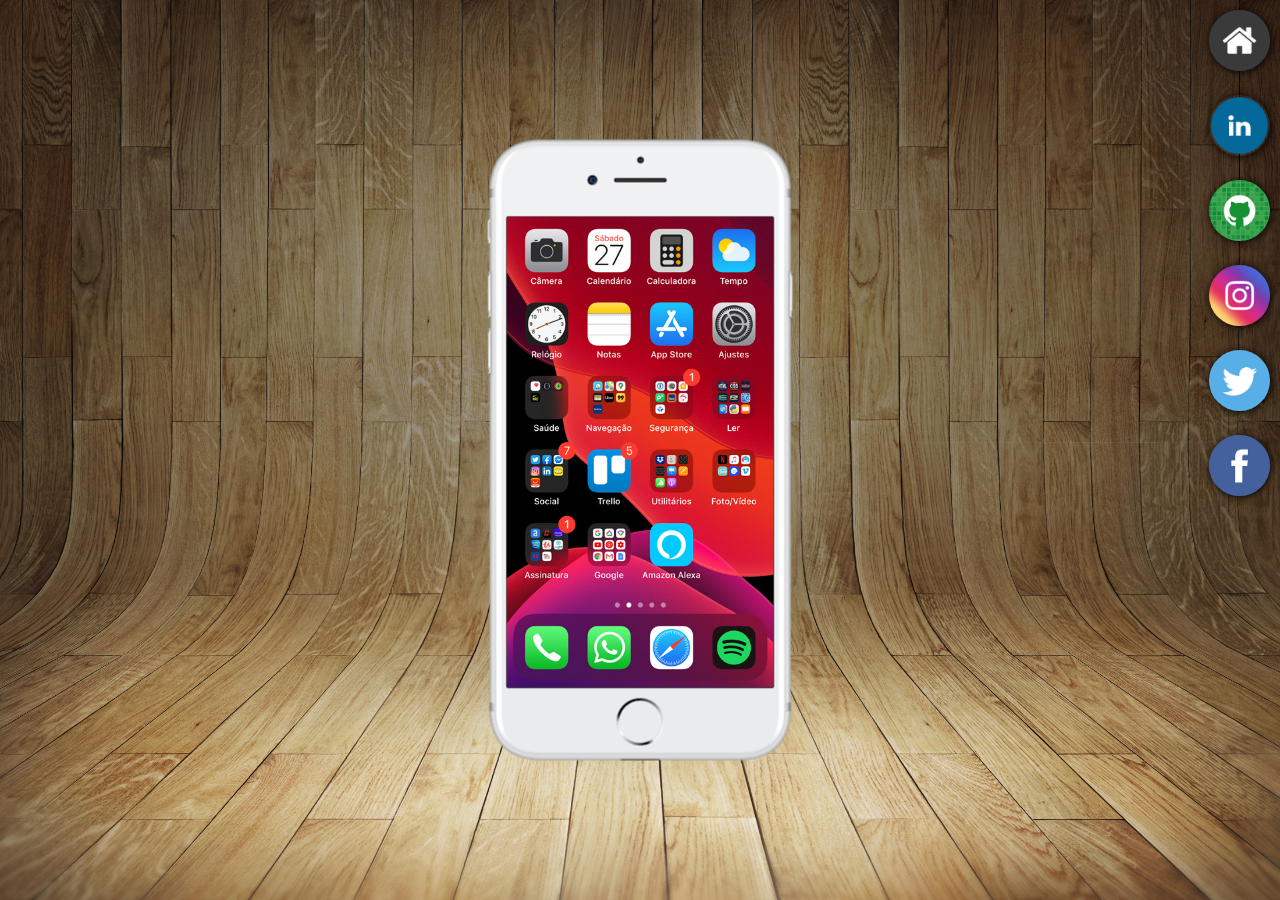
<file: index.html>
<!DOCTYPE html>
<html lang="pt-br">
<head>
    <meta charset="UTF-8">
    <meta name="viewport" content="width=device-width, initial-scale=1.0">
    <title>Projeto Redes Sociais</title>
    <link rel="shortcut icon" href="favicon.ico" type="image/x-icon">
    <link rel="stylesheet" href="estilos/style.css">
</head>
<body>
    <main>
        <section id="telefone">

            <iframe src="home.html" id="tela" name="tela" frameborder="0"></iframe>

        </section>

        <section id="circulos">
            <a href="home.html" target="tela"><img src="imagens/logo-home.jpg" alt="home"> </a>   <br>                      
            <a href="linkedin.html" target="tela"><img src="imagens/logo-linkedin.png" alt="logo youtube"></a> <br>
            <a href="github.html" target="tela"><img src="imagens/logo-github.jpg" alt="logo github"></a> <br>
            <a href="instagram.html" target="tela"><img src="imagens/logo-instagram.jpg" alt="logo instagram"></a> <br>
            <a href="twitter.html" target="tela"><img src="imagens/logo-twitter.jpg" alt="logo twiter"></a> <br>
            <a href="facebook.html" target="tela"><img src="imagens/logo-facebook.jpg" alt="logo facebook"></a> <br>
        </section>
    </main>
</body>
</html>
</file>
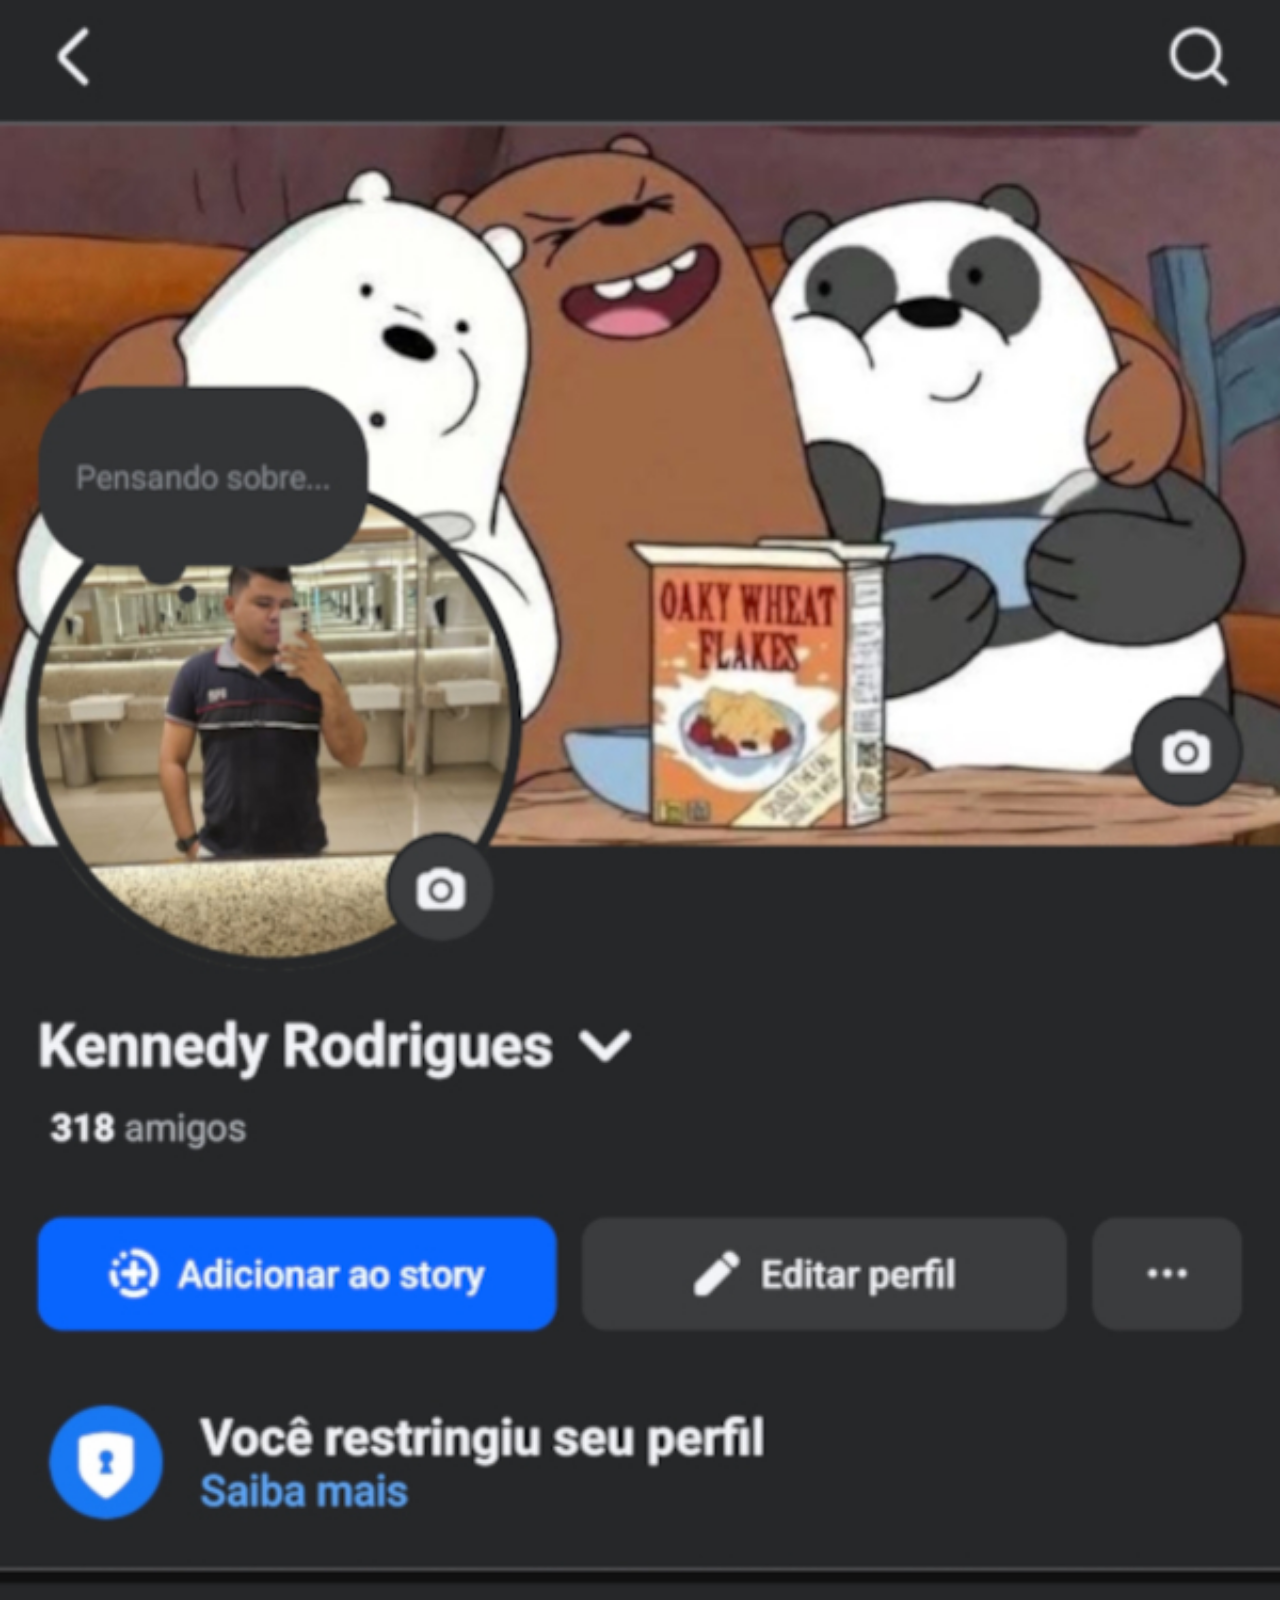
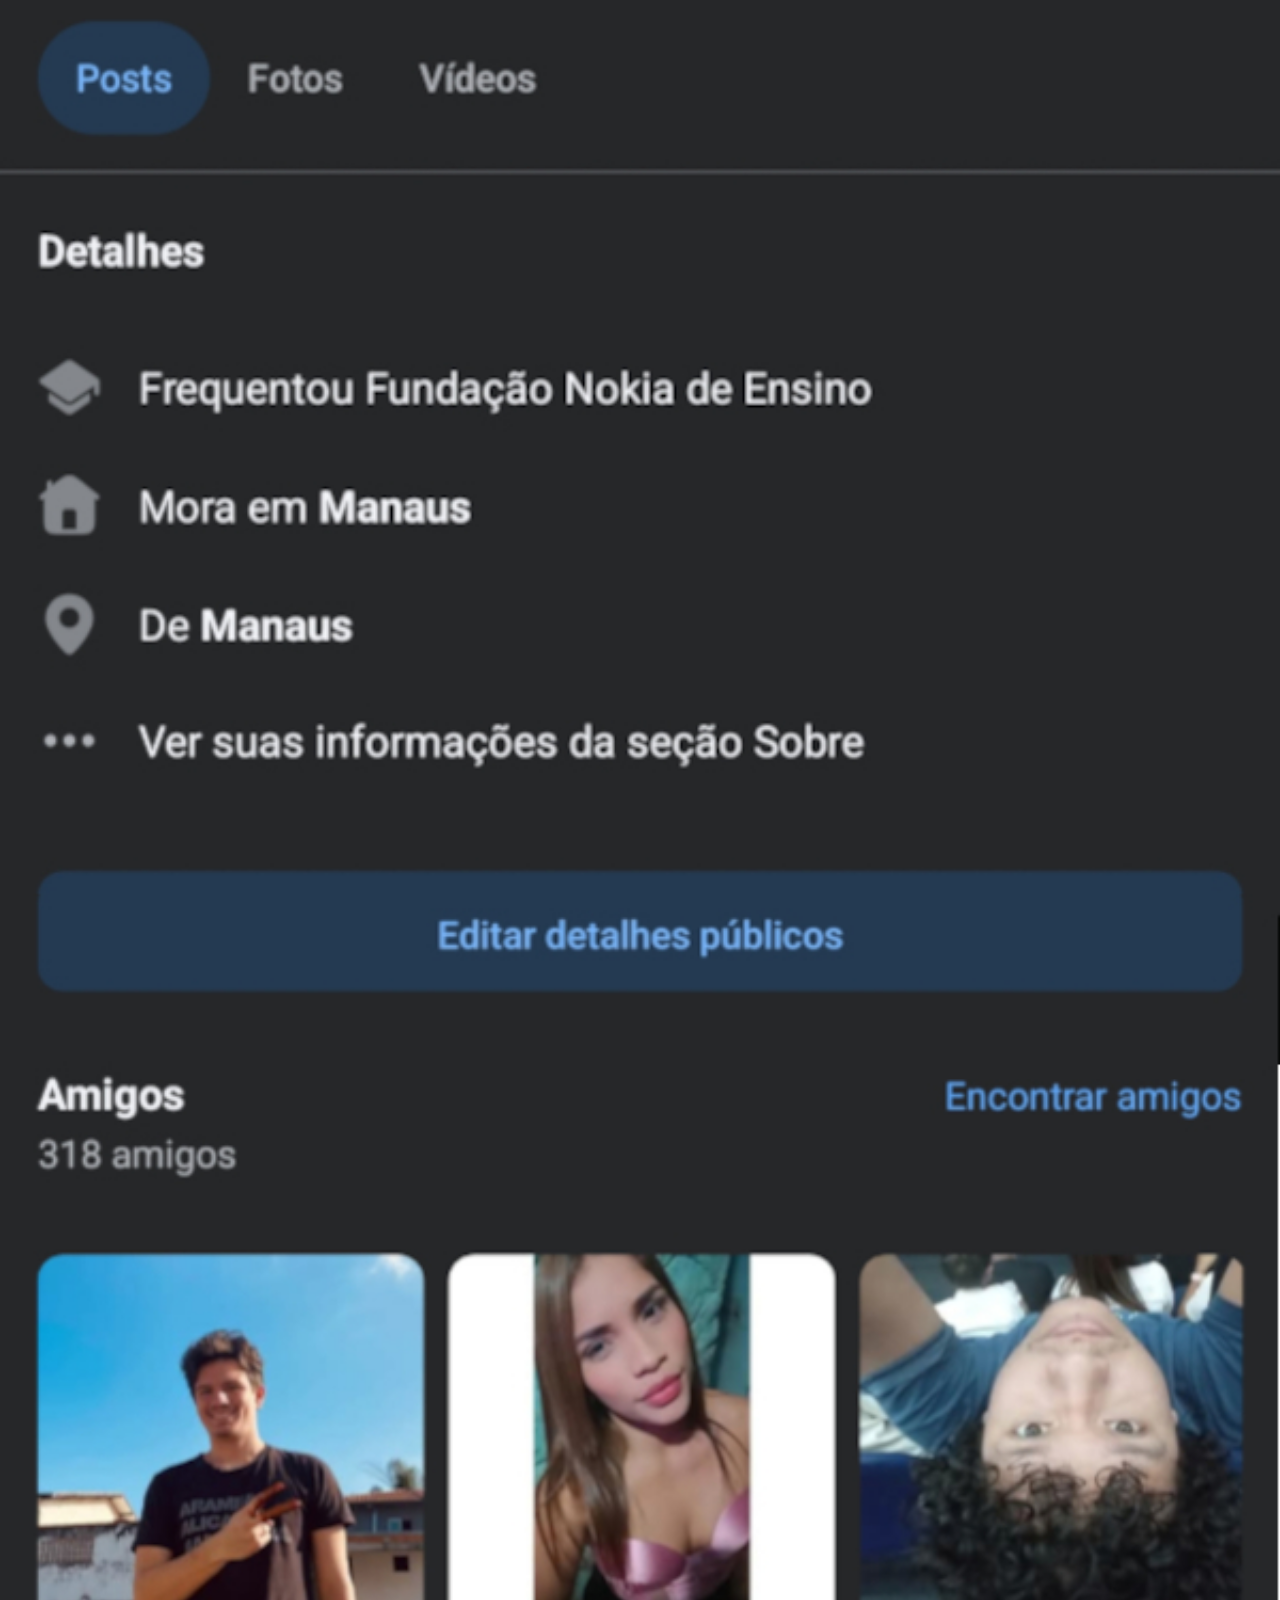
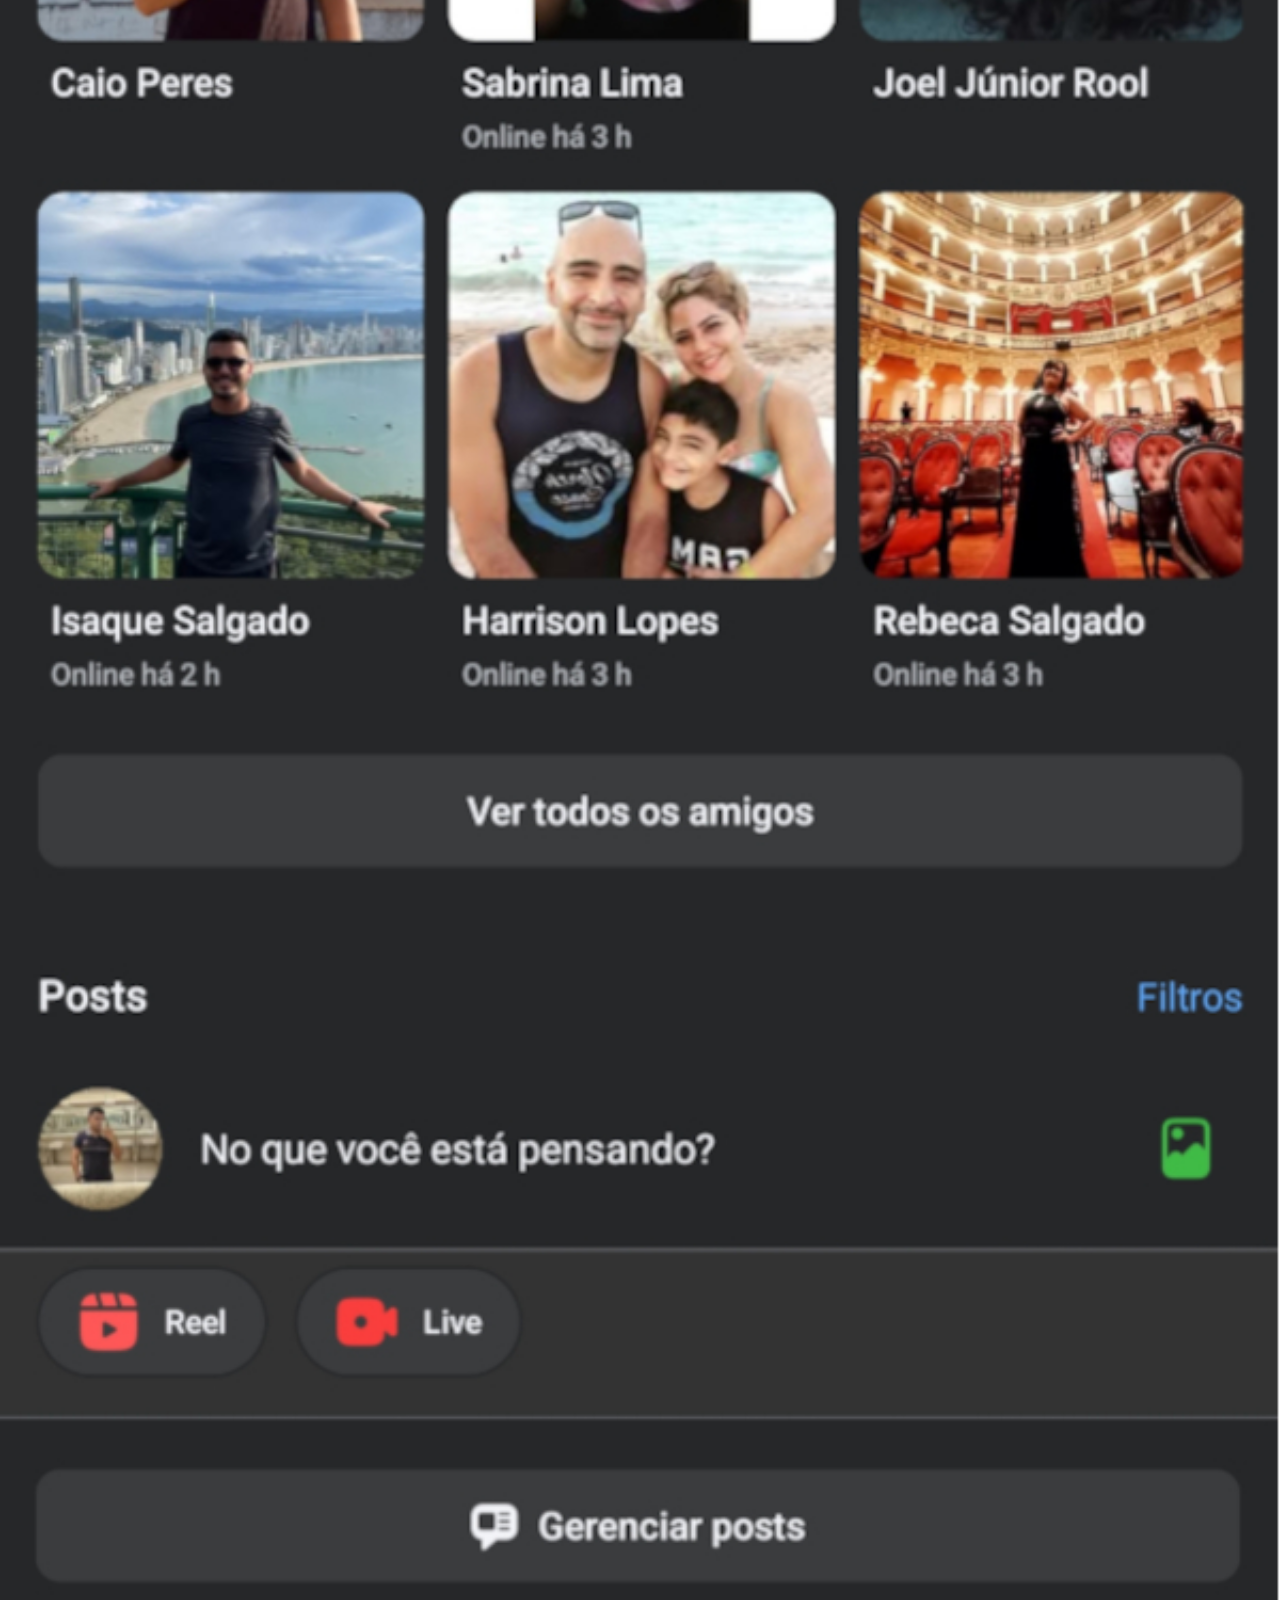
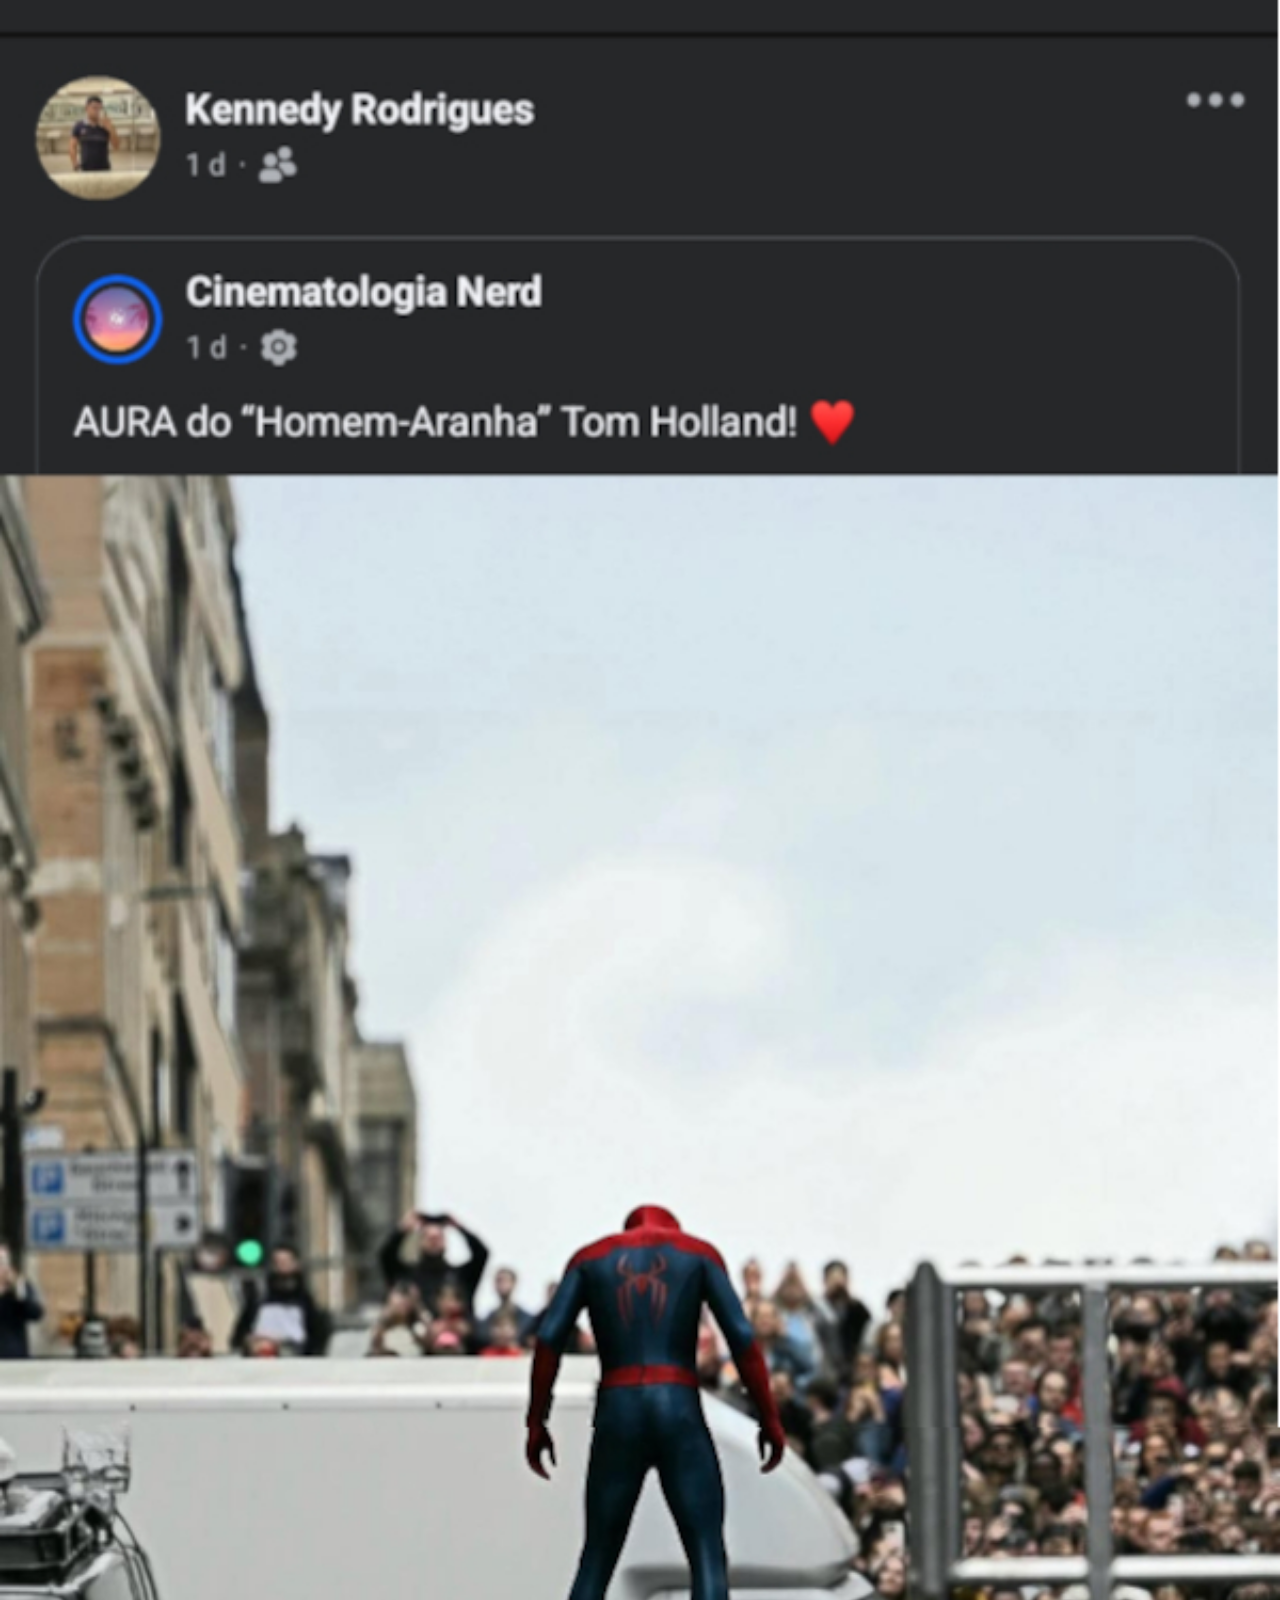
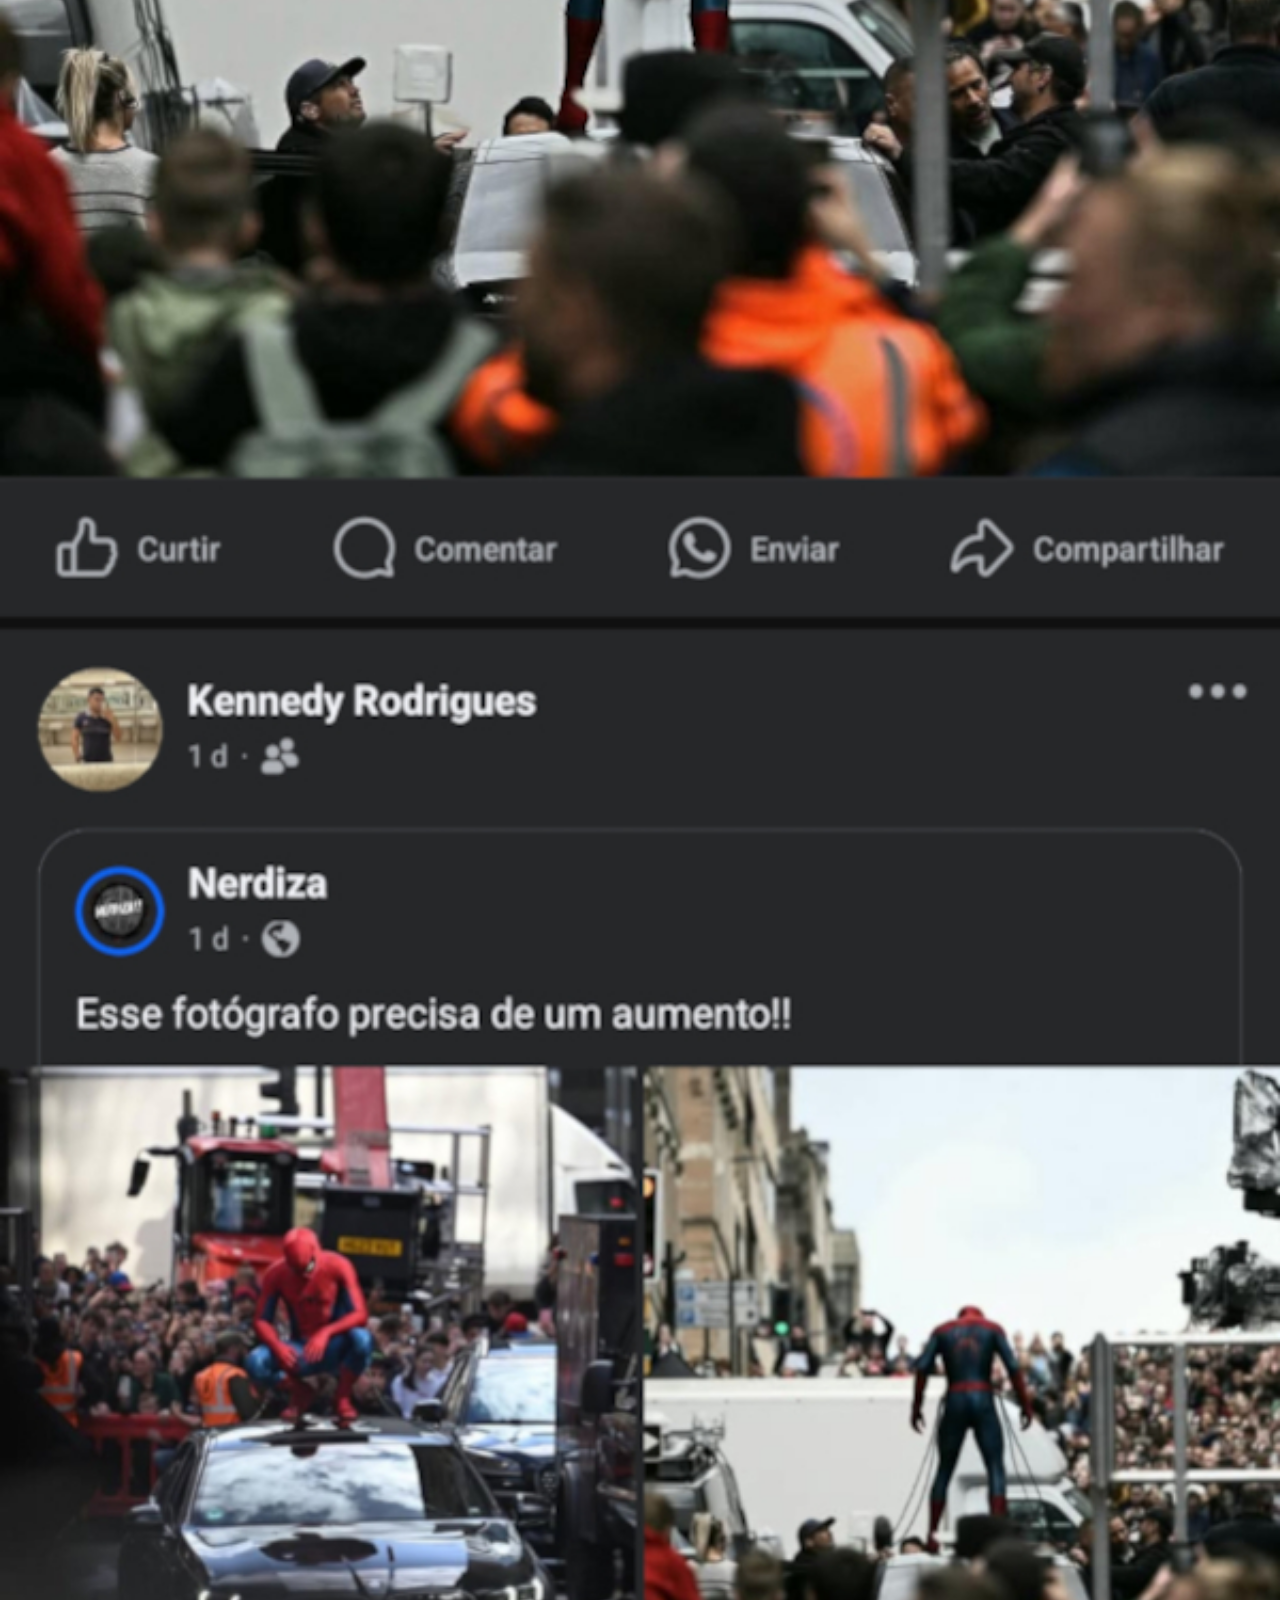
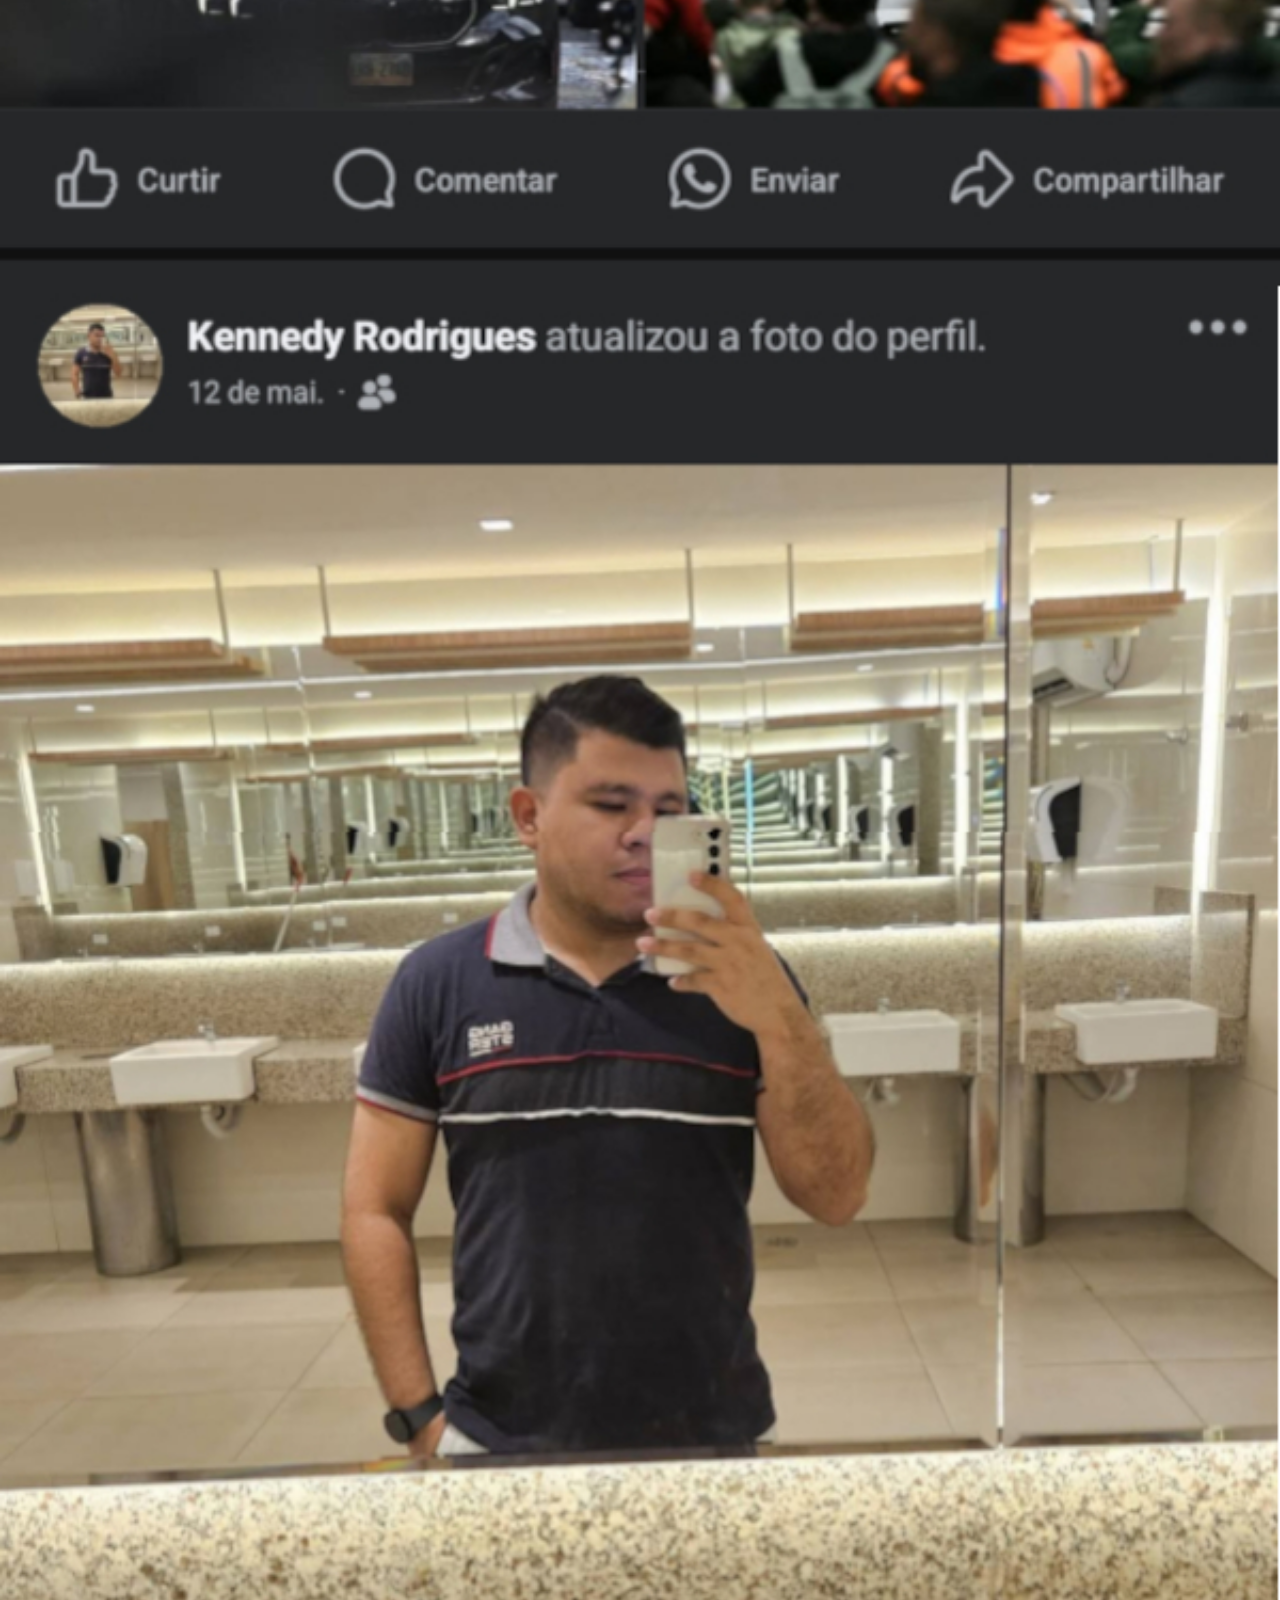
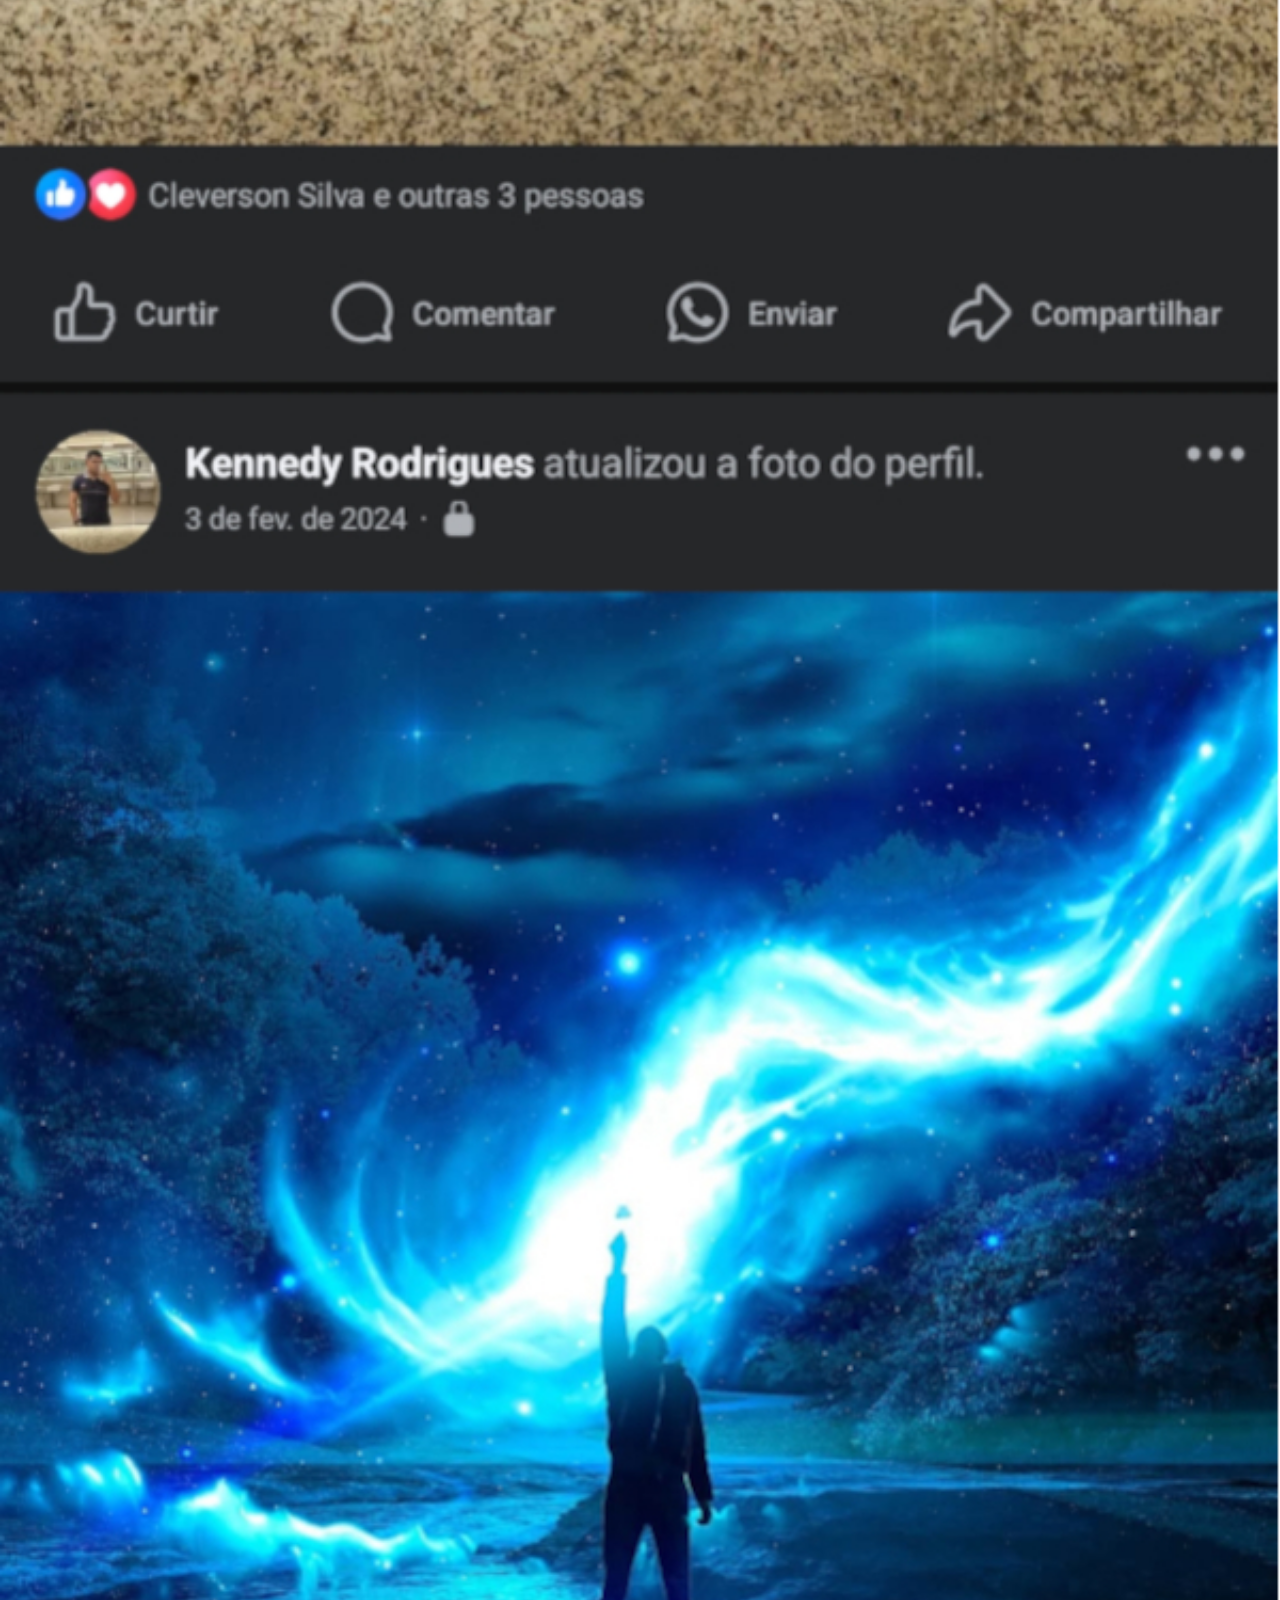
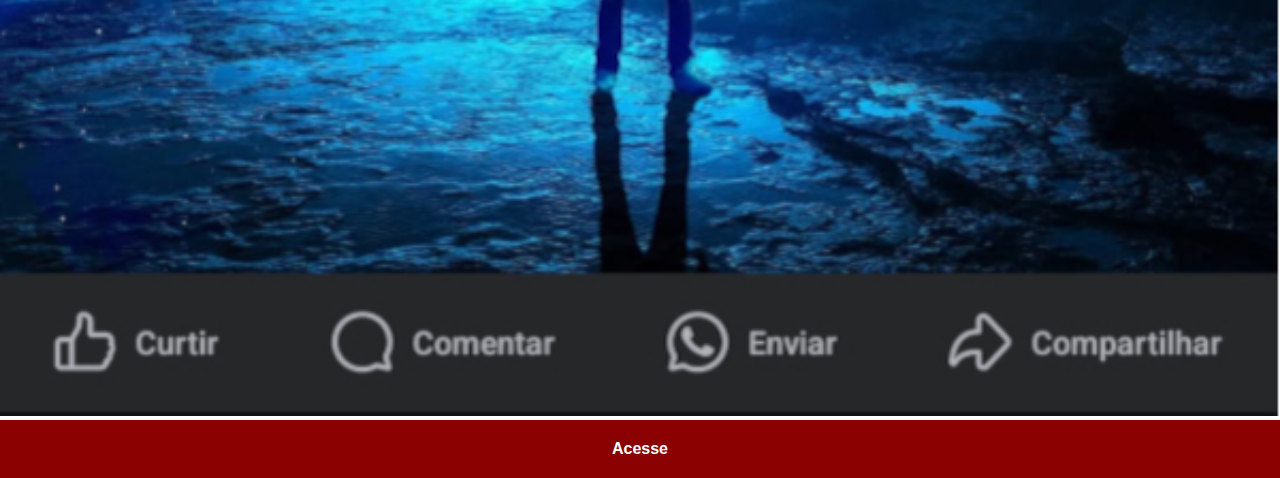
<file: facebook.html>
<!DOCTYPE html>
<html lang="pt-bt">
<head>
    <meta charset="UTF-8">
    <meta name="viewport" content="width=device-width, initial-scale=1.0">
    <title>Facebook</title>
    <link rel="stylesheet" href="social.css">
</head>
<body>
    <img src="imagens/tela-facebook.jpg" alt="perfil facebook">
    <a href="https://www.facebook.com/kennedy.rodrigues.14473" target="_blank">Acesse</a>
</body>
</html>
</file>
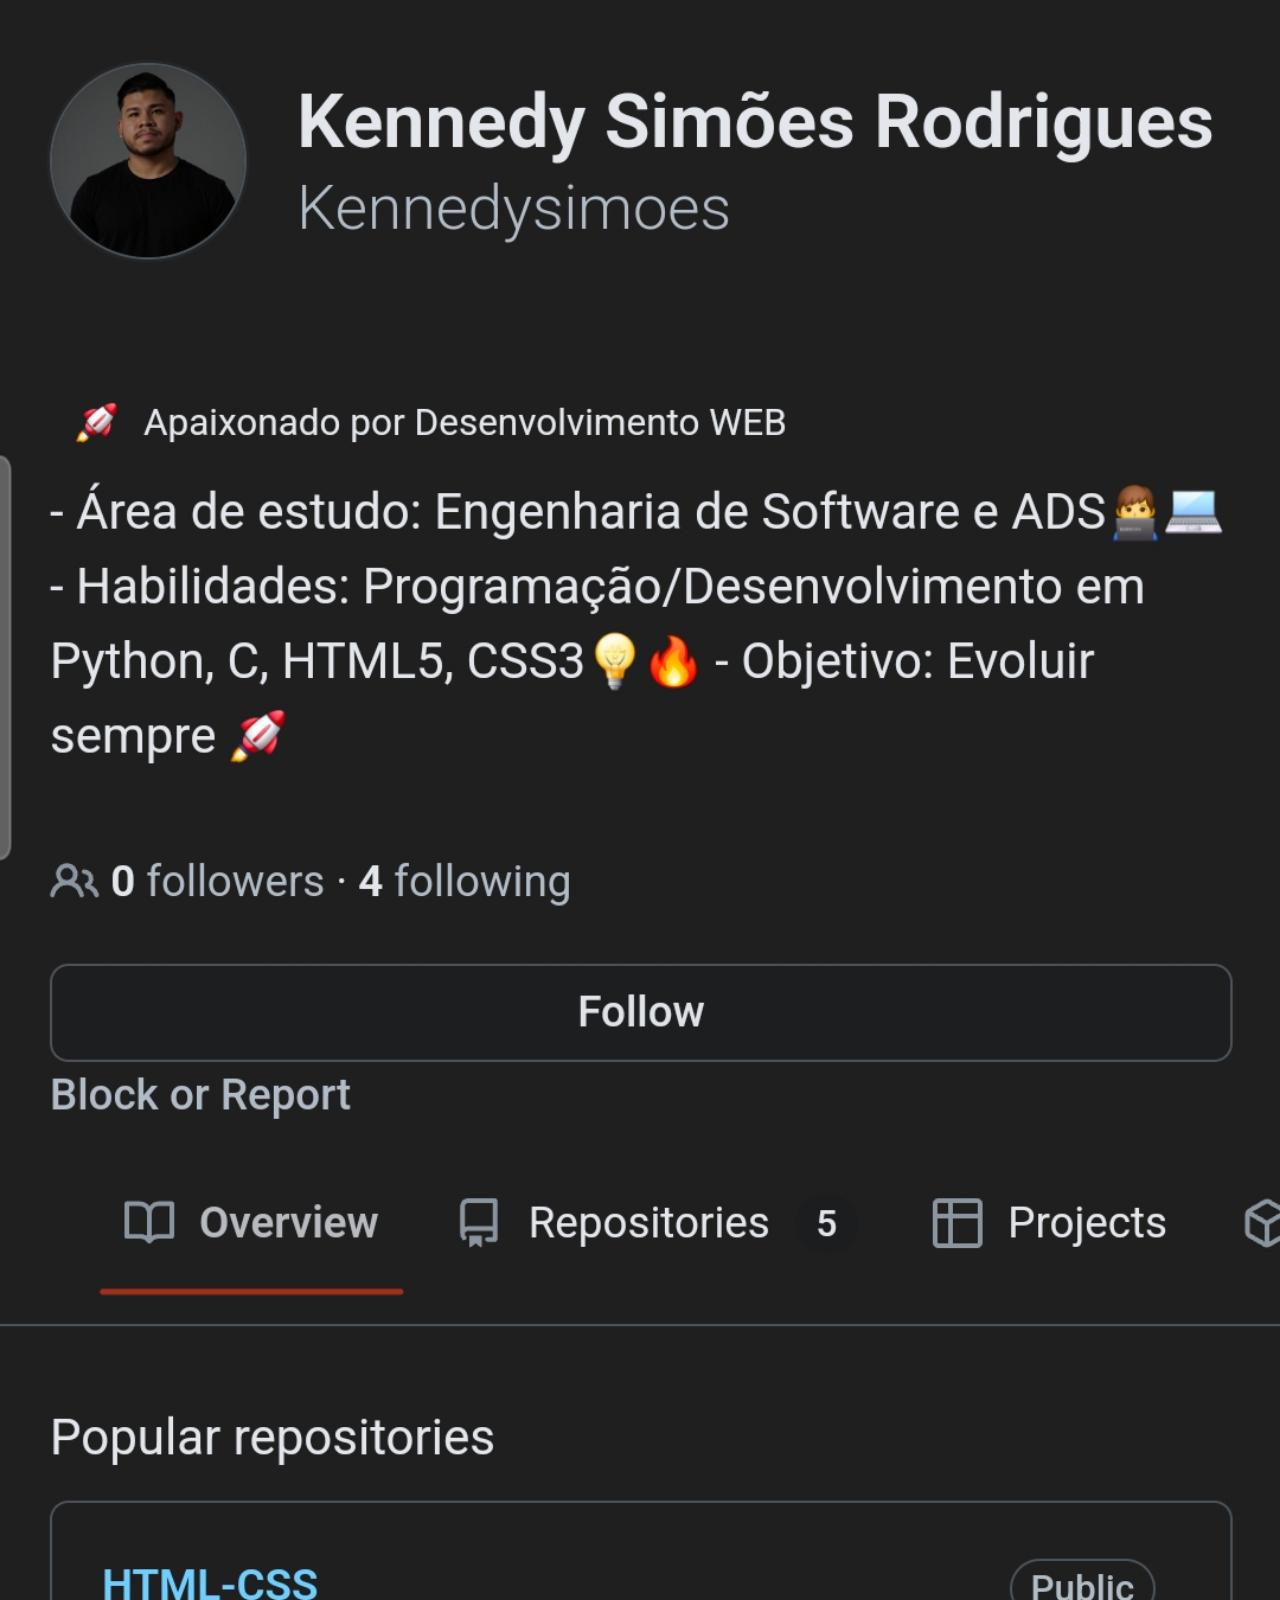
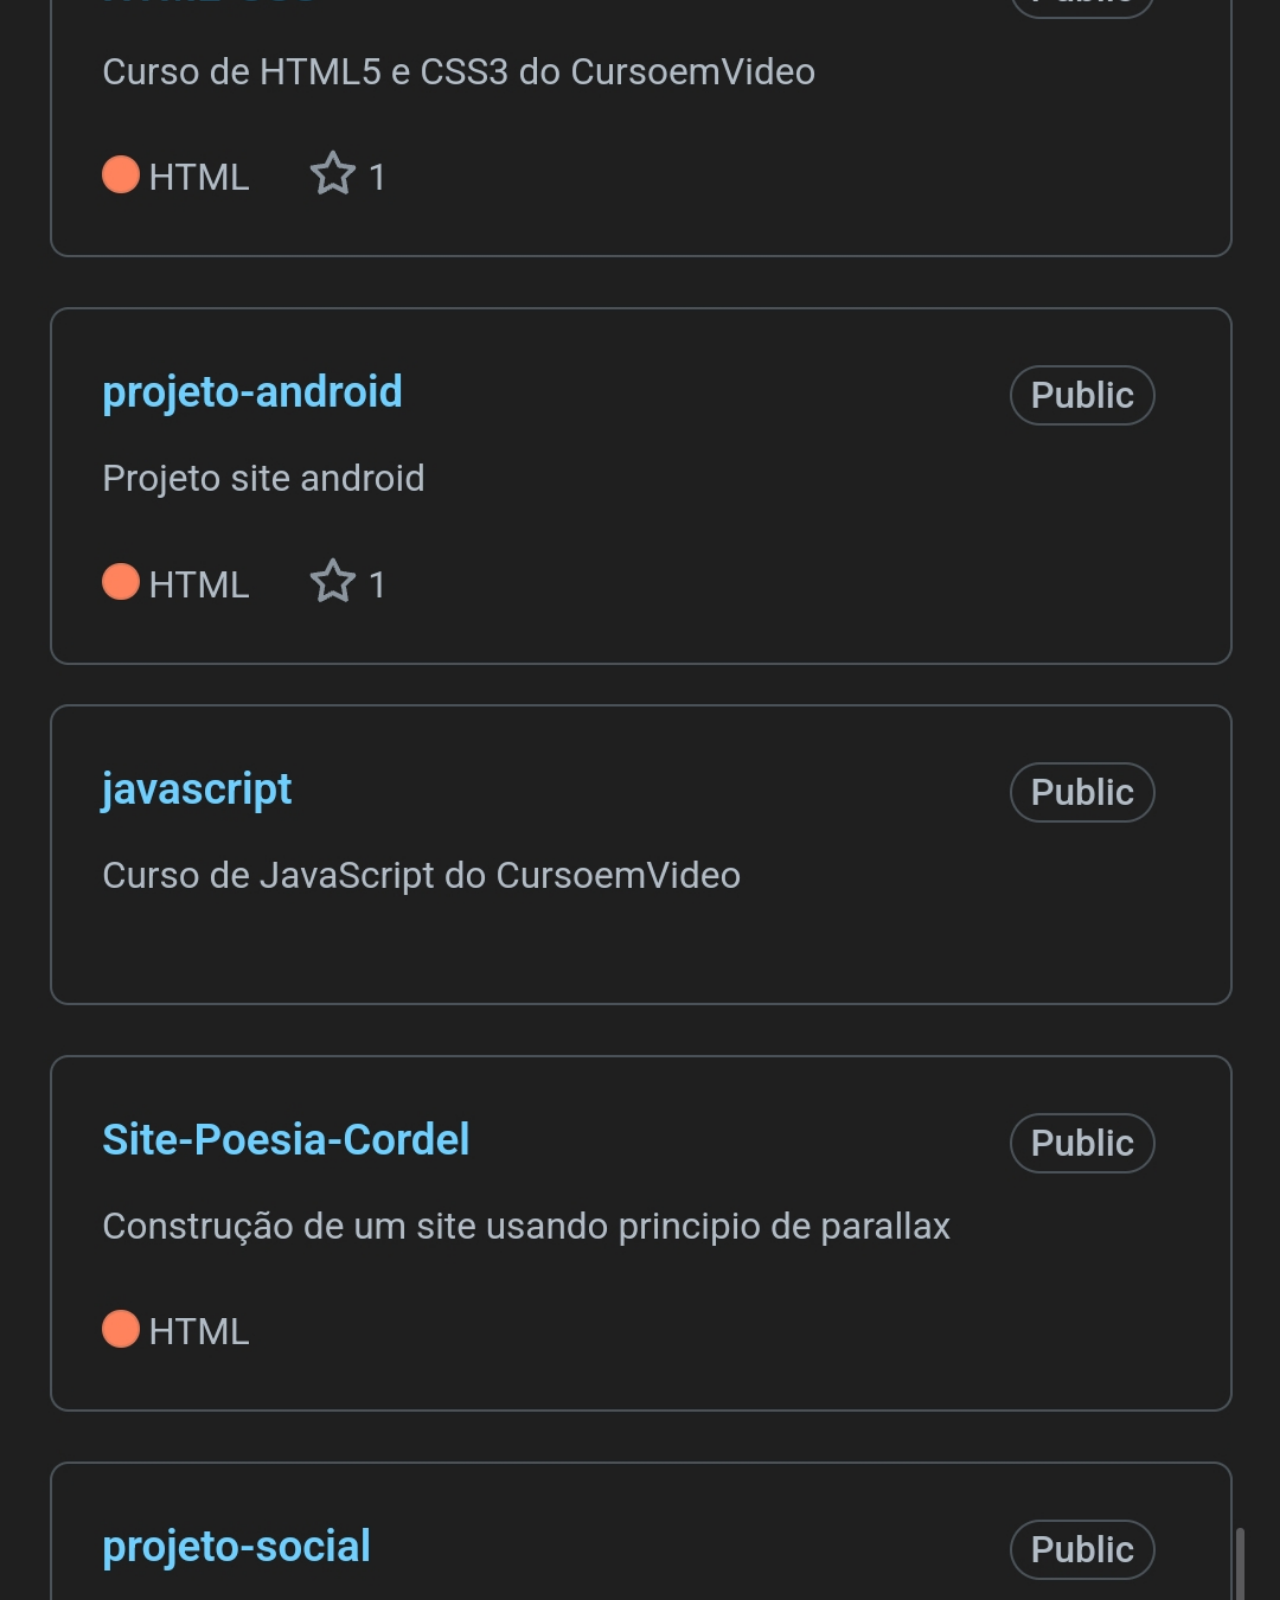
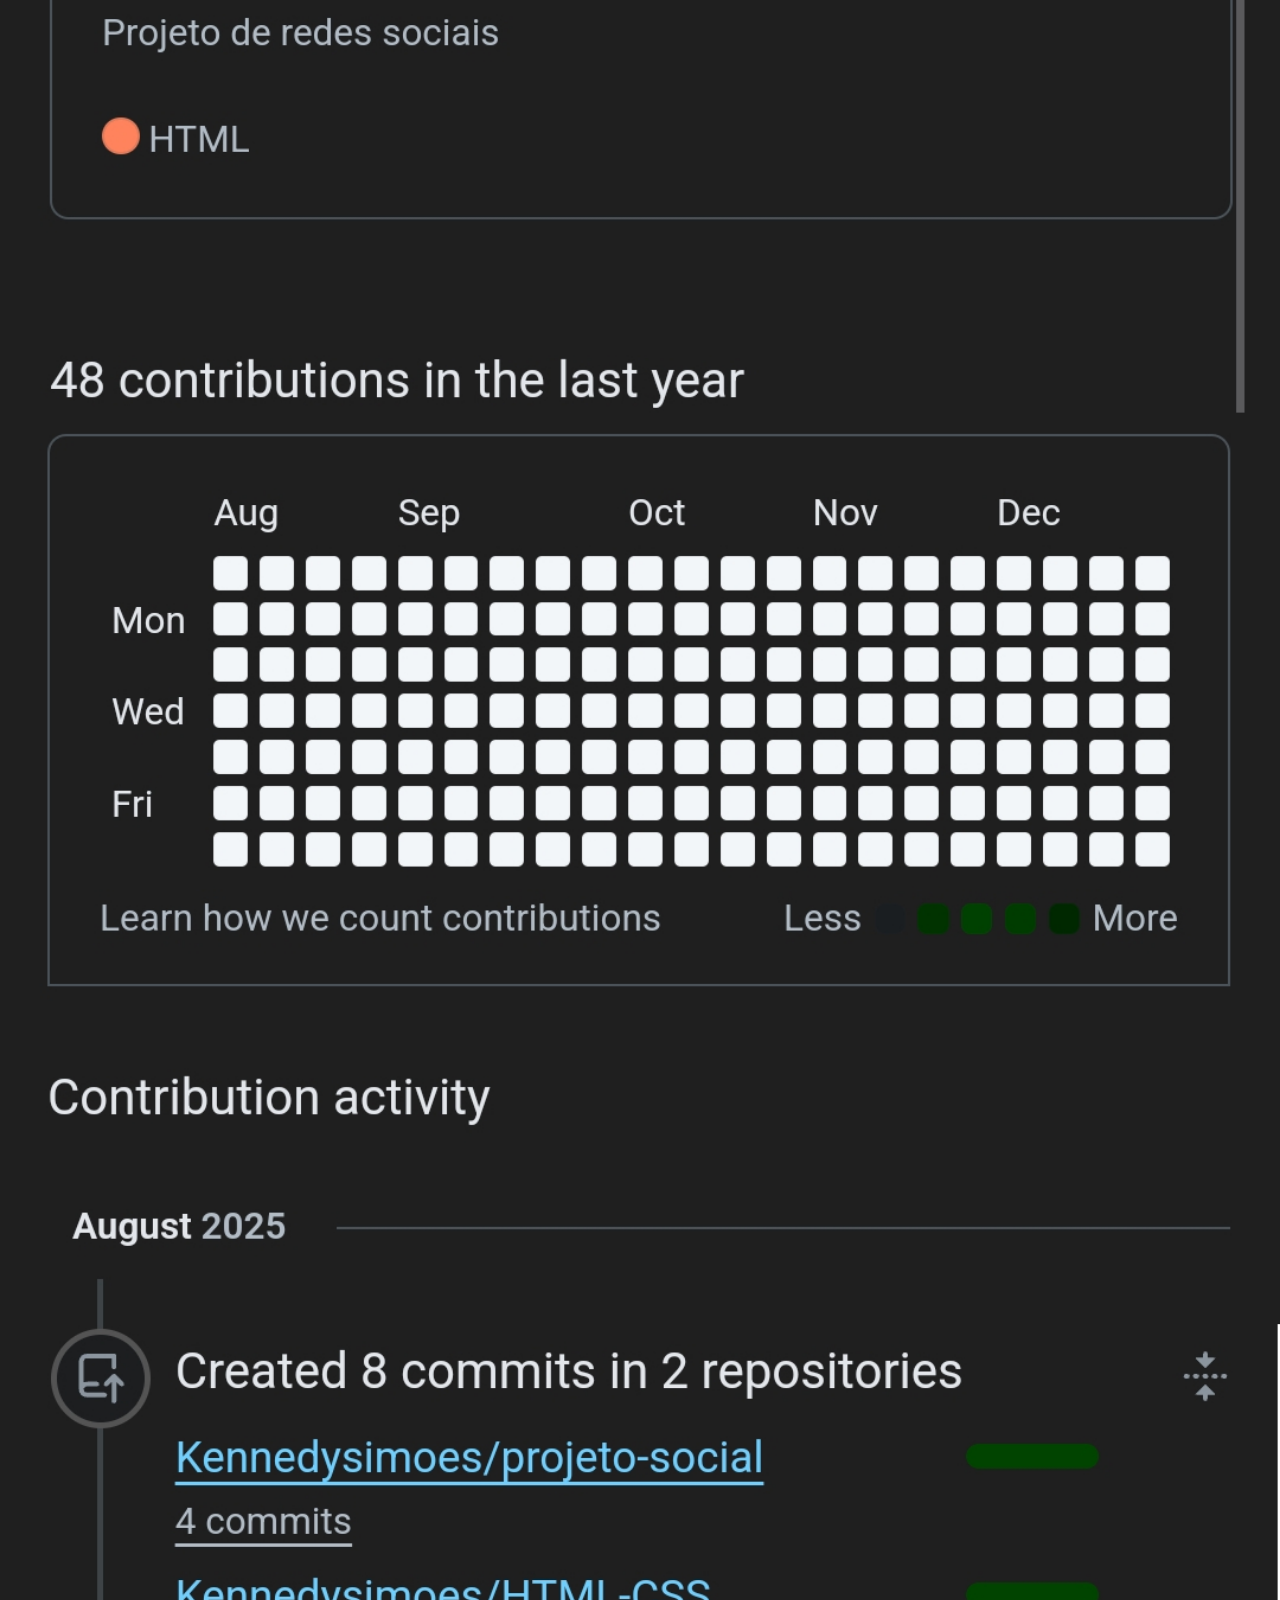
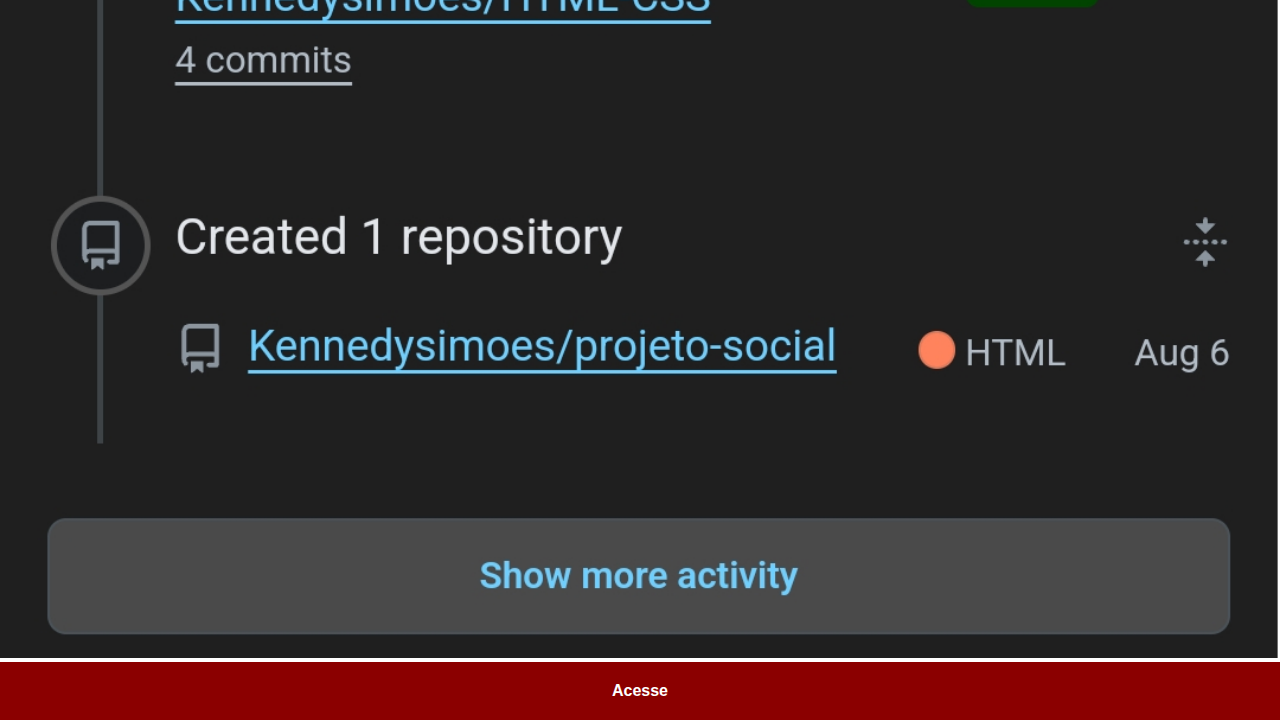
<file: github.html>
<!DOCTYPE html>
<html lang="pt-br">
<head>
    <meta charset="UTF-8">
    <meta name="viewport" content="width=device-width, initial-scale=1.0">
    <title>Github</title>
    <link rel="stylesheet" href="social.css">
</head>
<body>
    <img src="imagens/tela-github.jpg" alt="site github">
    <a href="https://github.com/Kennedysimoes" target="_blank">Acesse</a>
</body>
</html>
</file>
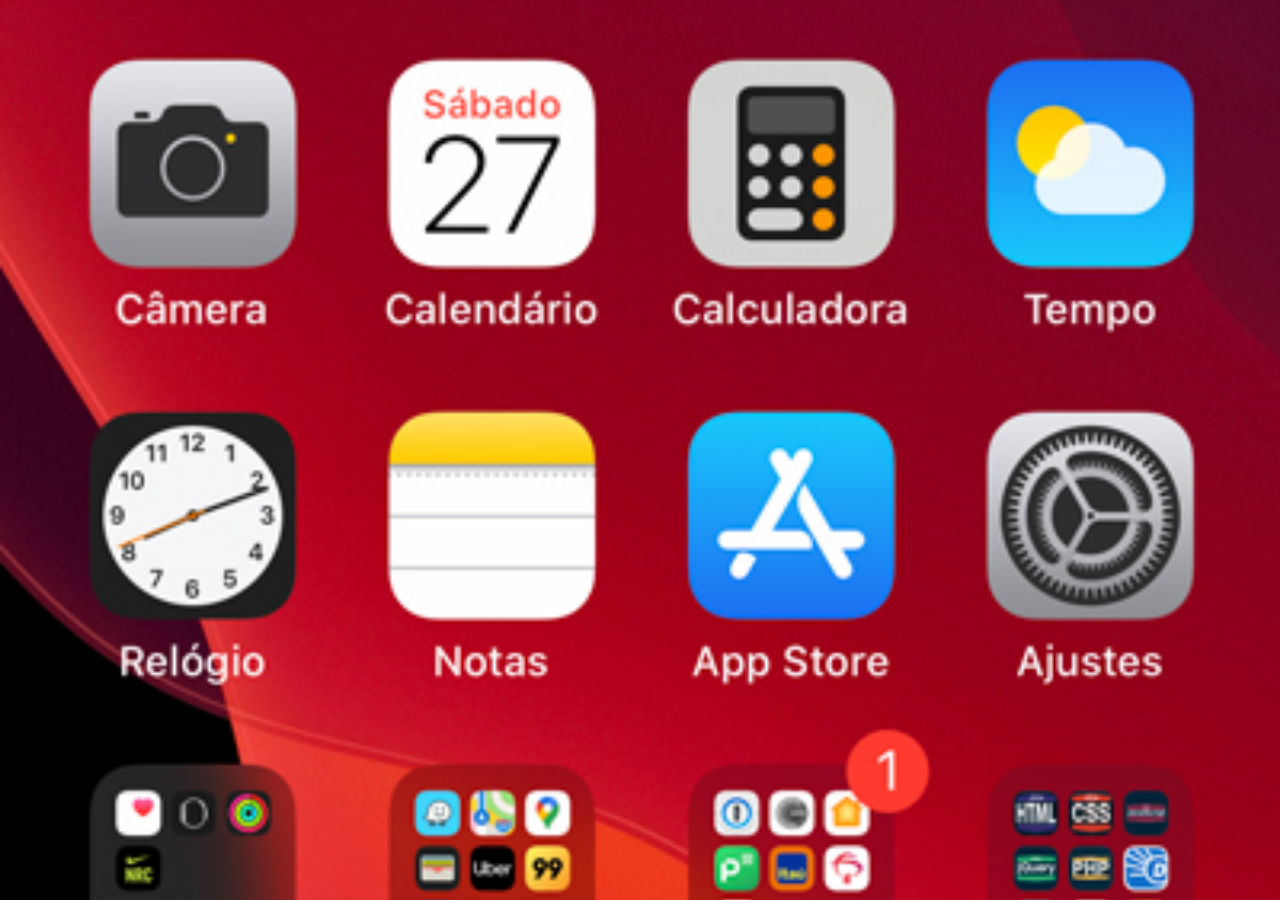
<file: home.html>
<!DOCTYPE html>
<html lang="pt-br">
<head>
    <meta charset="UTF-8">
    <meta name="viewport" content="width=device-width, initial-scale=1.0">
    <title>Home</title>
    <style>
        *{
            margin: 0px;
            padding: 0px;
        }

        body{
            width: 100vw;
            height: 100vh;
            background: url('imagens/tela-home.jpg');
            background-position: top center;
            background-repeat: no-repeat;
            background-size: cover;
        }
        
    </style>
</head>
<body>
    
</body>
</html>
</file>
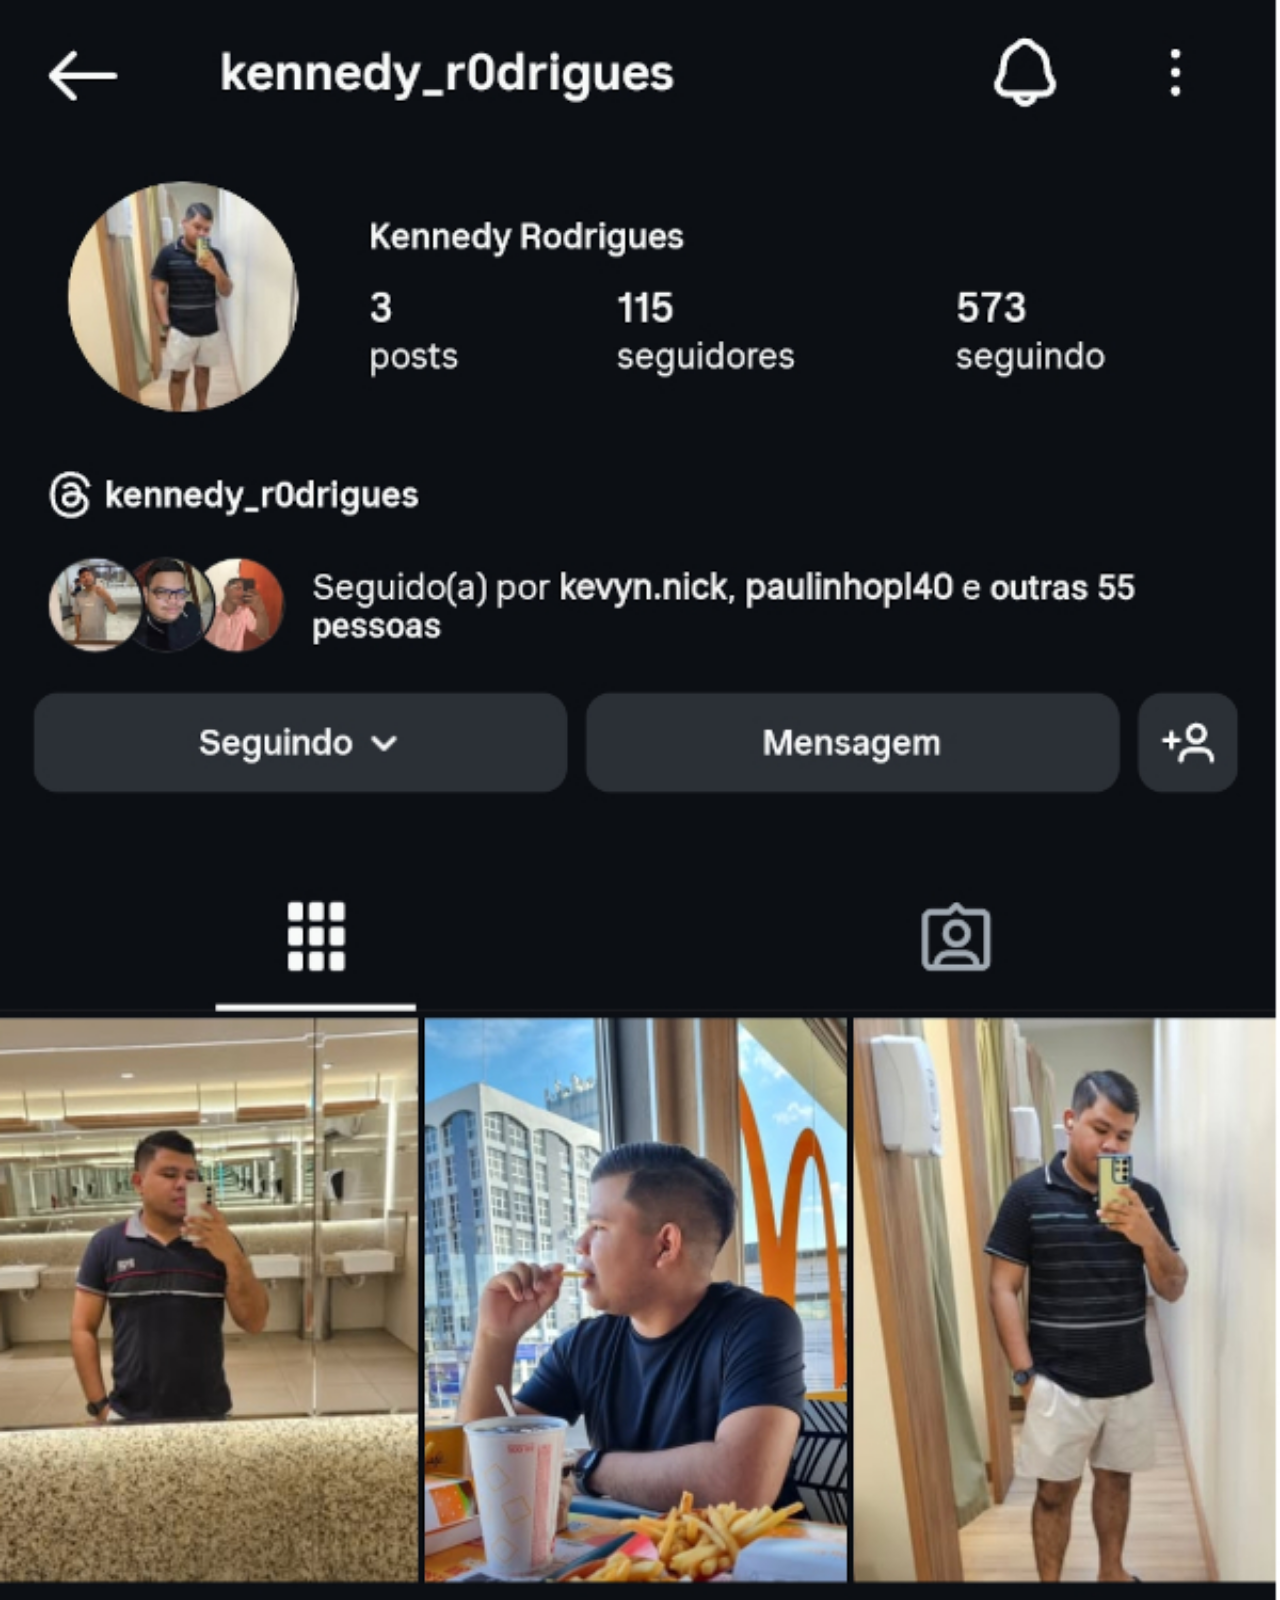
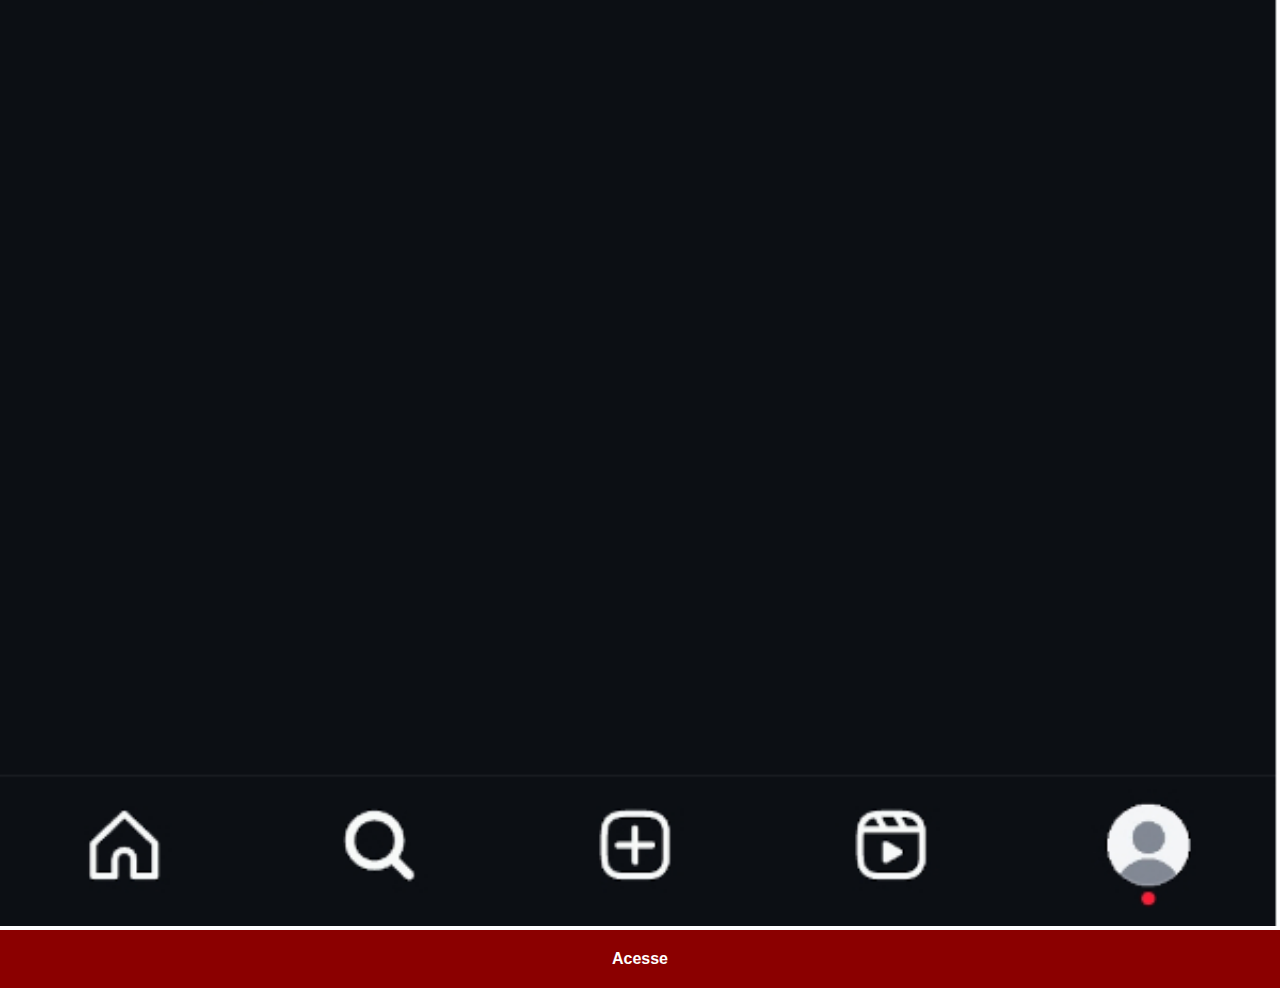
<file: instagram.html>
<!DOCTYPE html>
<html lang="pt-br">
<head>
    <meta charset="UTF-8">
    <meta name="viewport" content="width=device-width, initial-scale=1.0">
    <title>Instagram</title>
    <link rel="stylesheet" href="social.css">
</head>
<body>
    <img src="imagens/tela-instagram.jpg" alt="perfil instagram">
    <a href="https://www.instagram.com/kennedy_r0drigues/?hl=pt-br" target="_blank">Acesse</a>
</body>
</html>
</file>
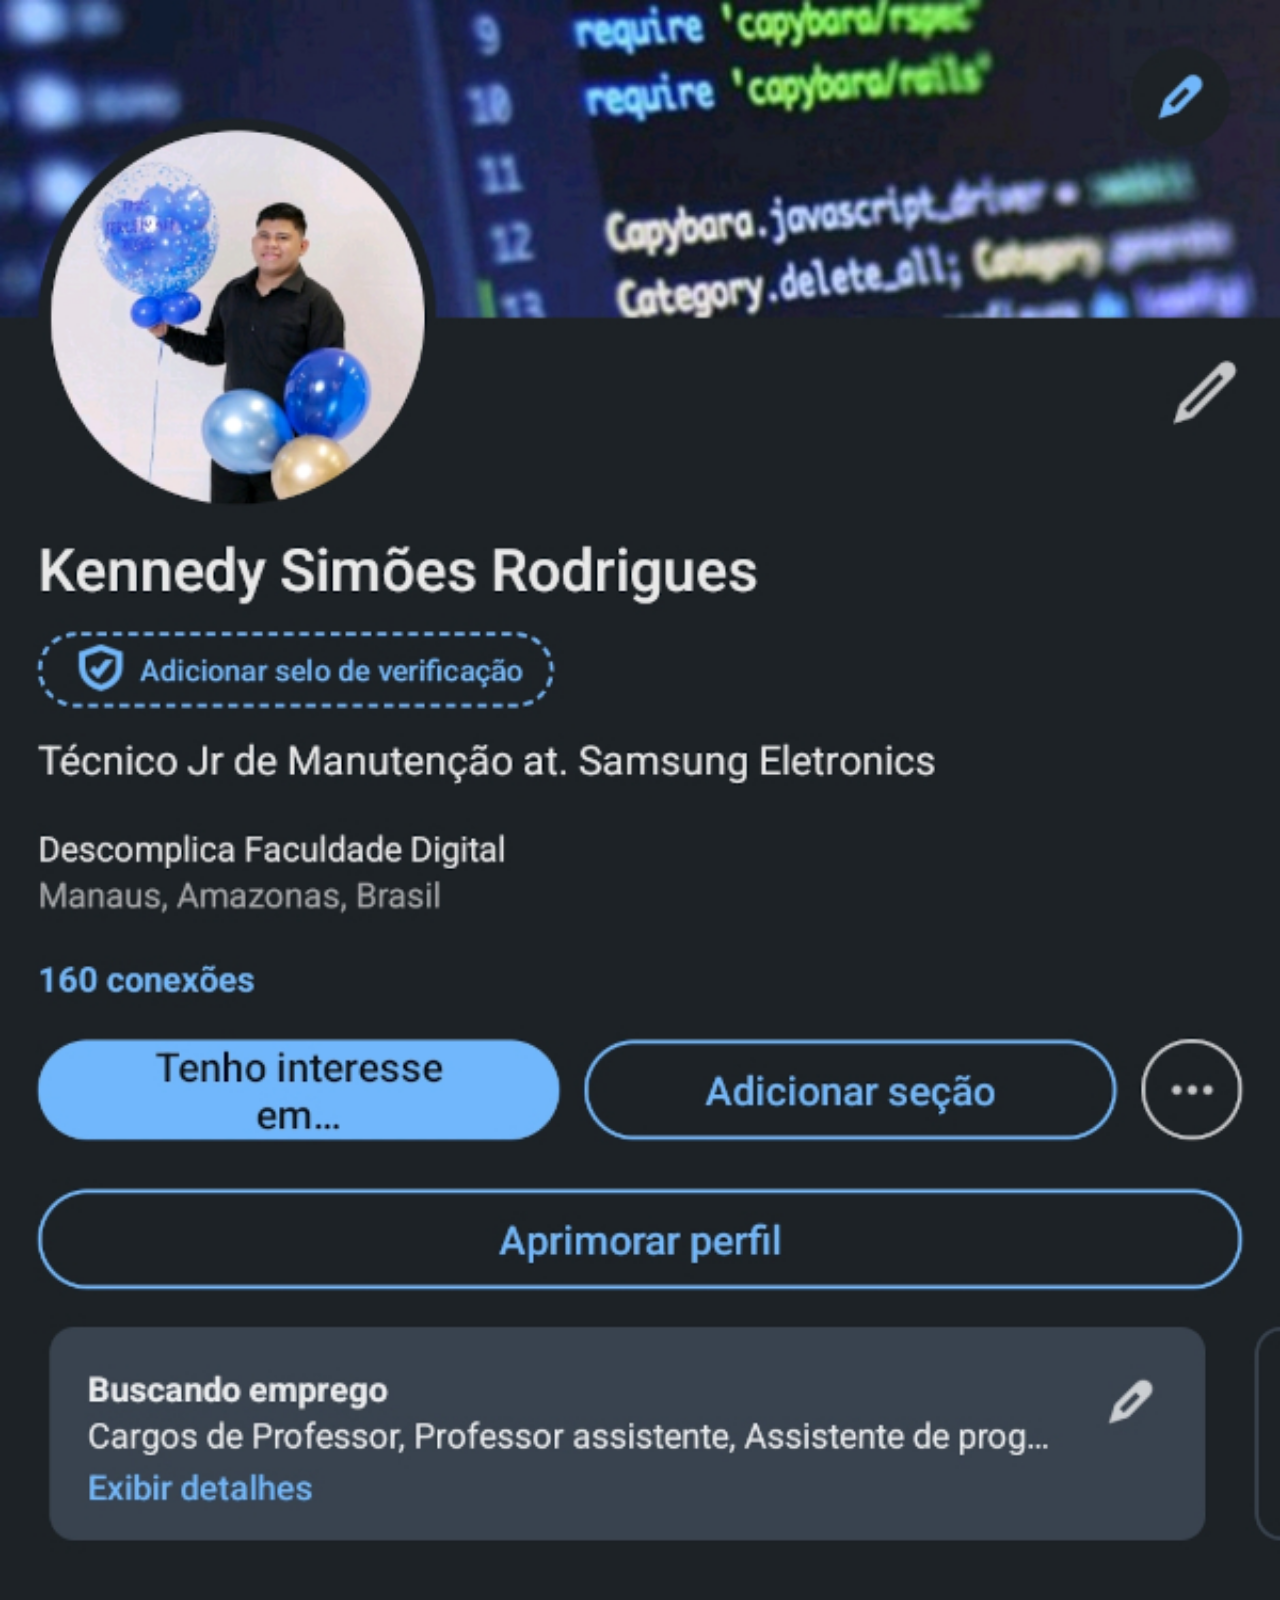
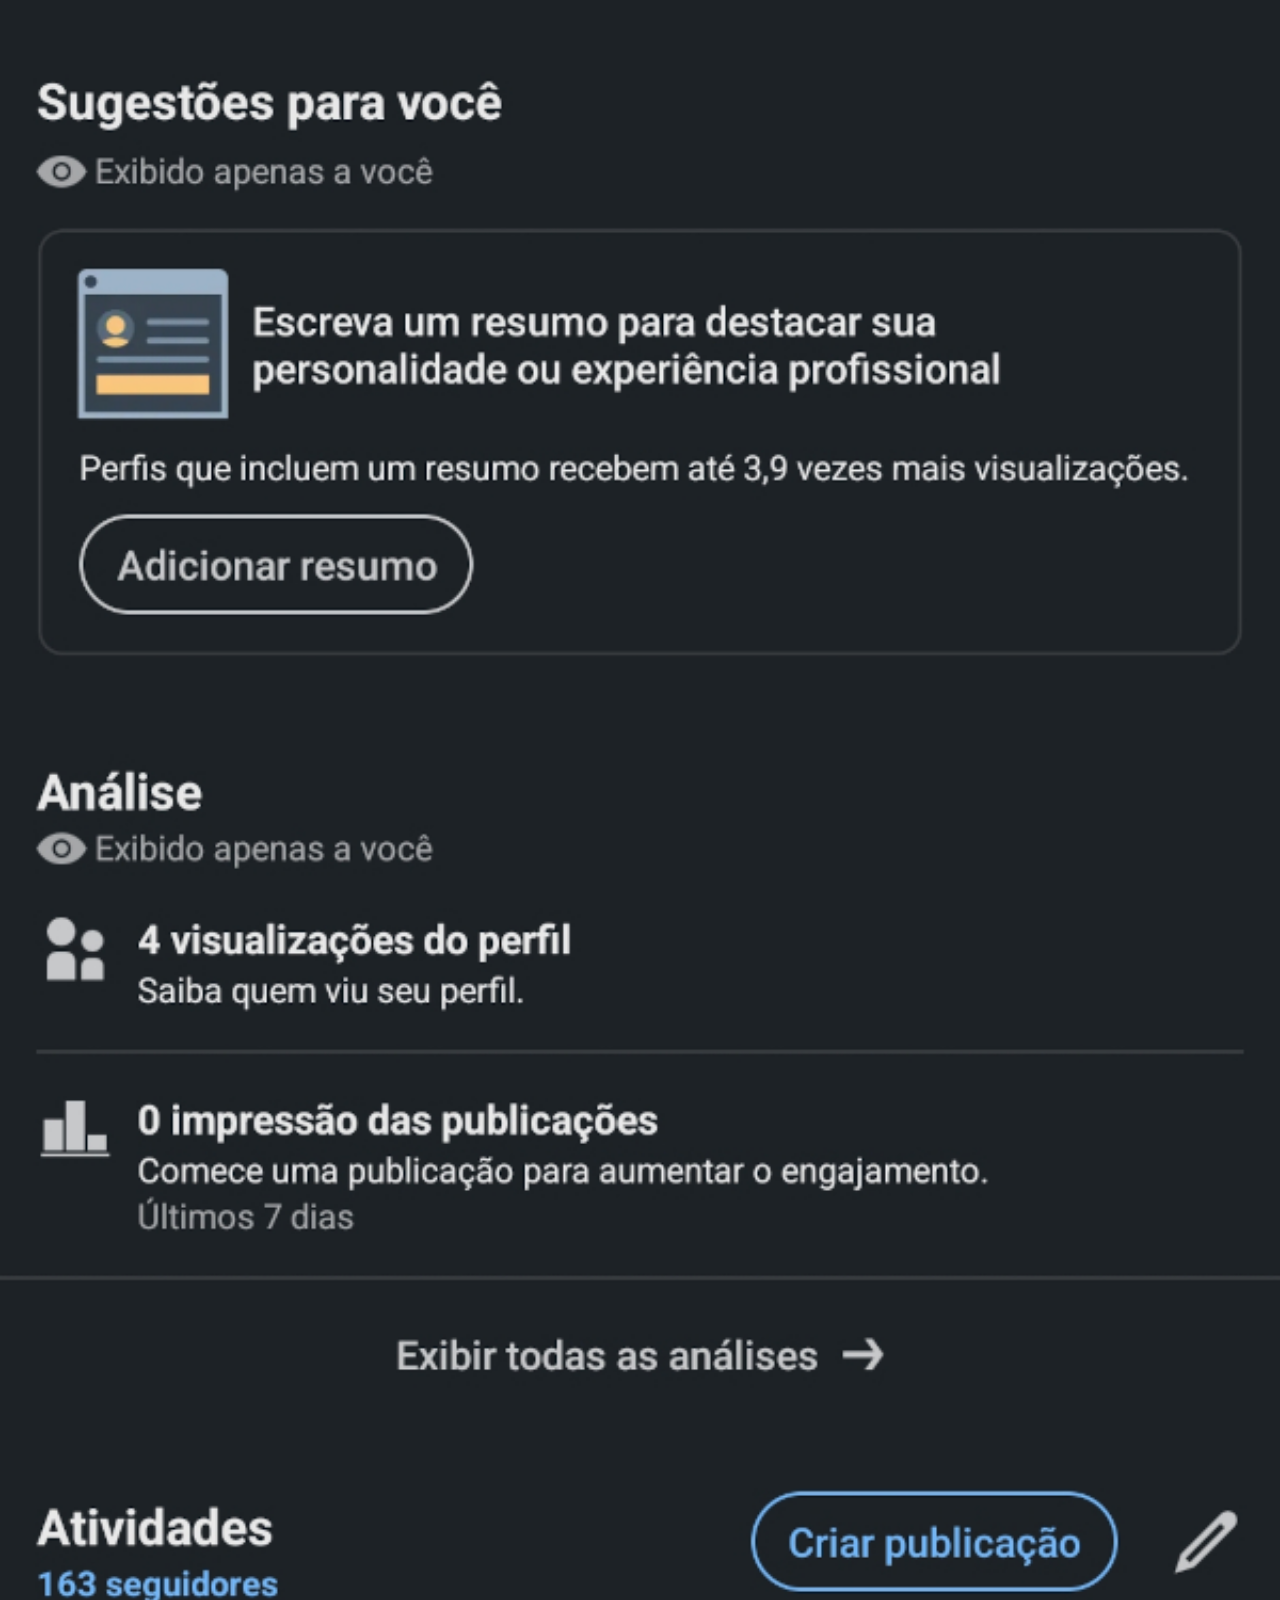
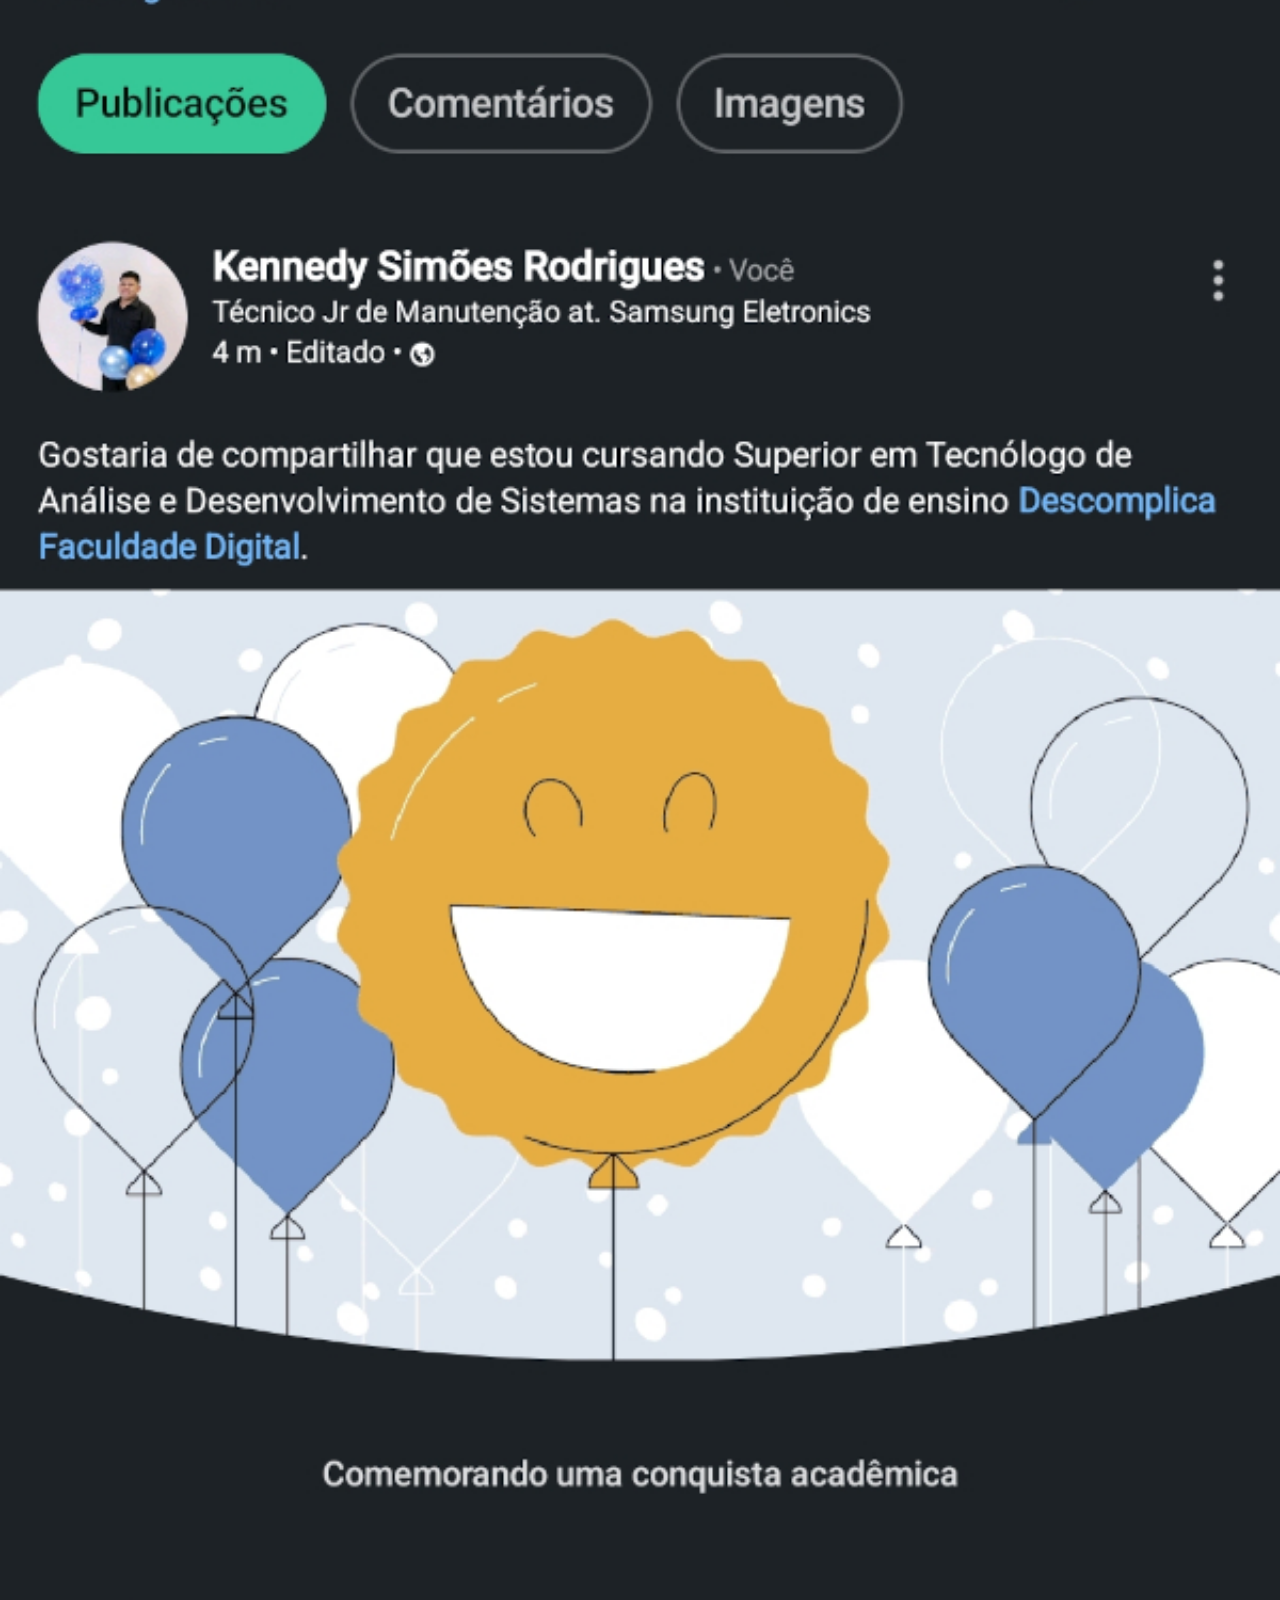
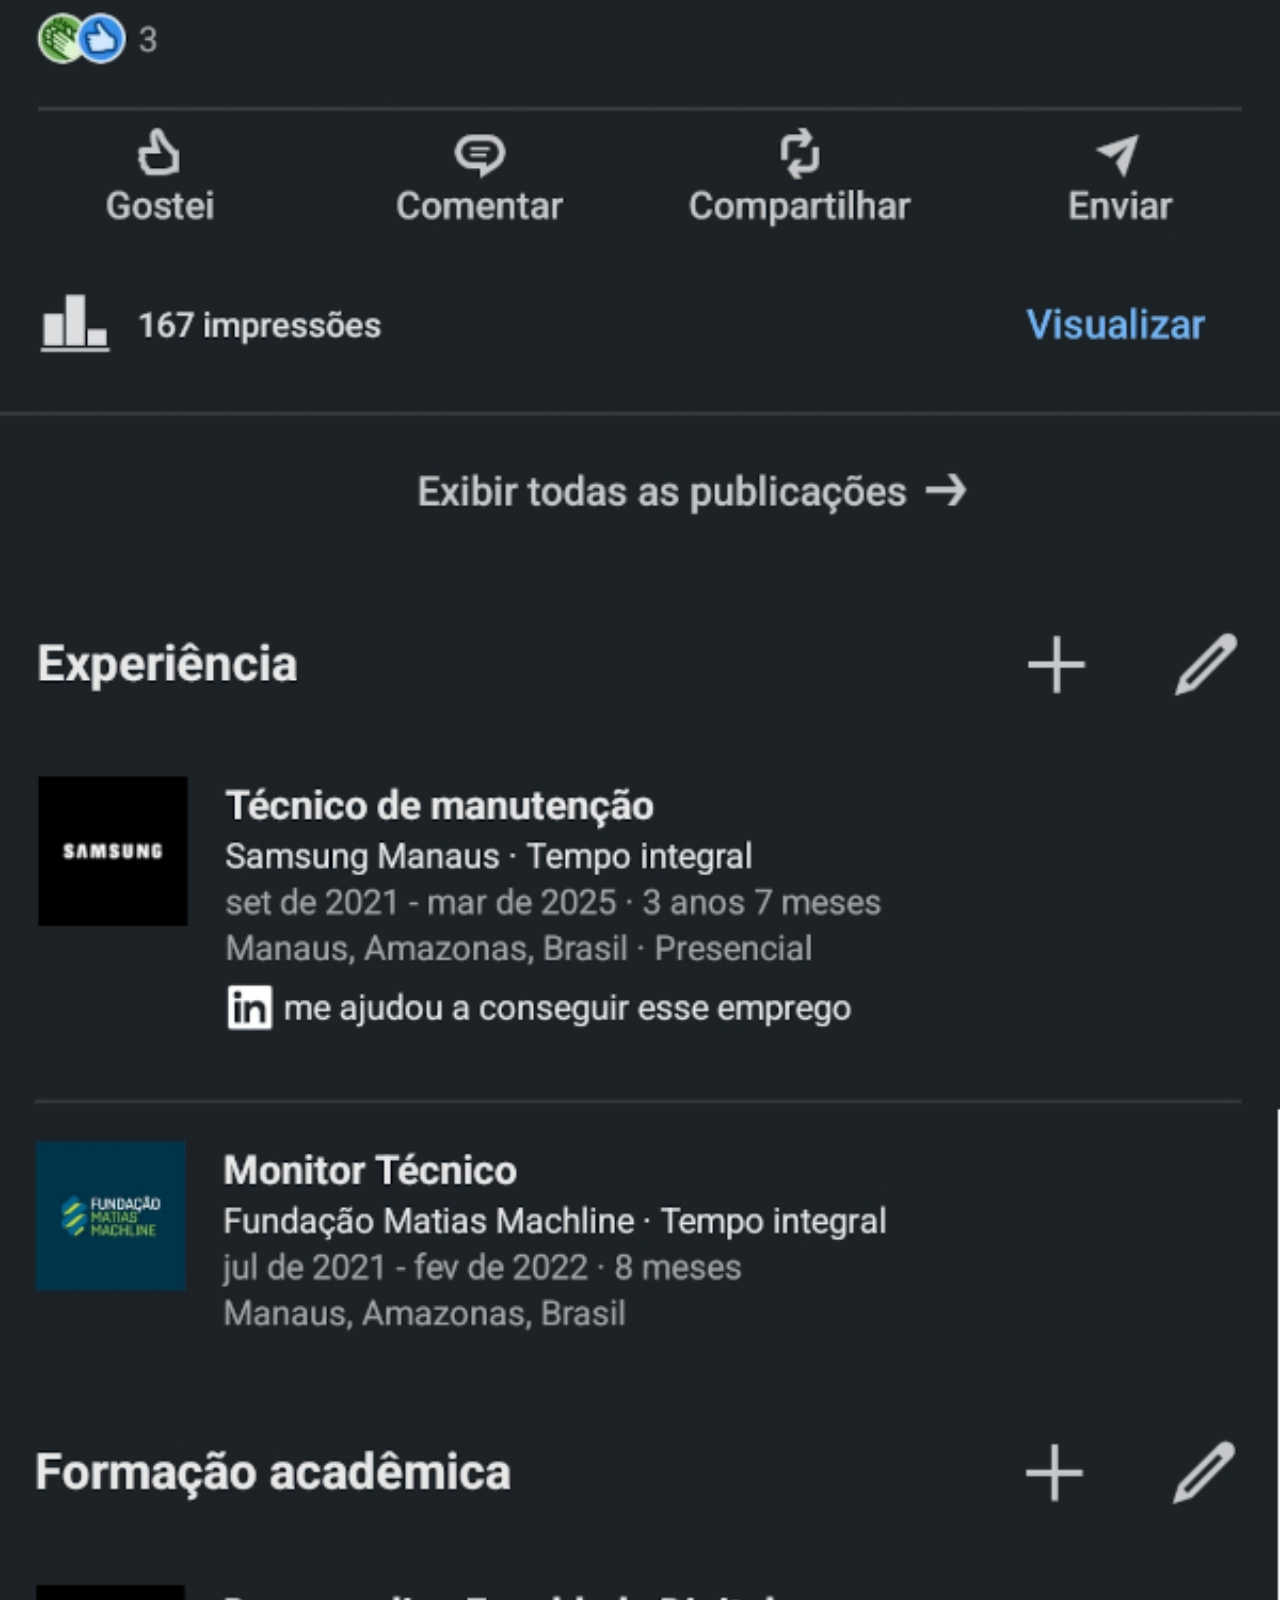
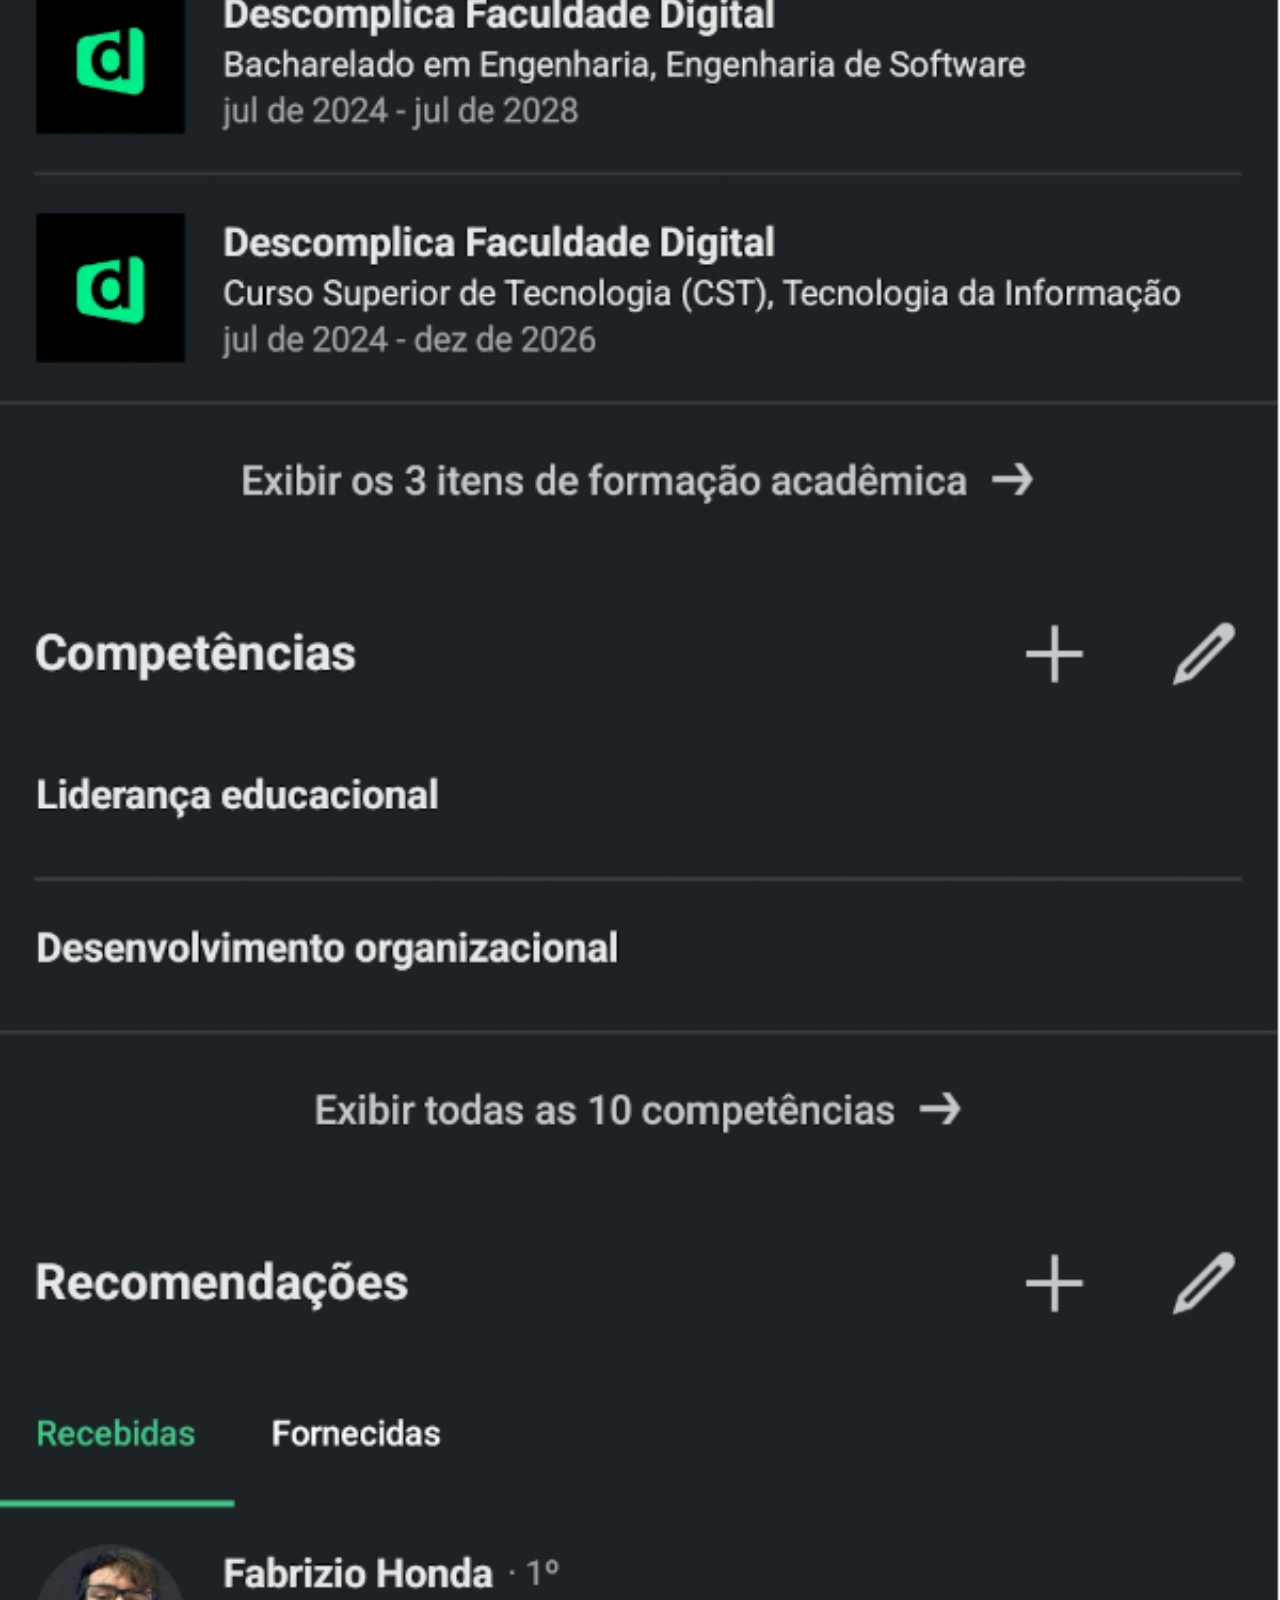
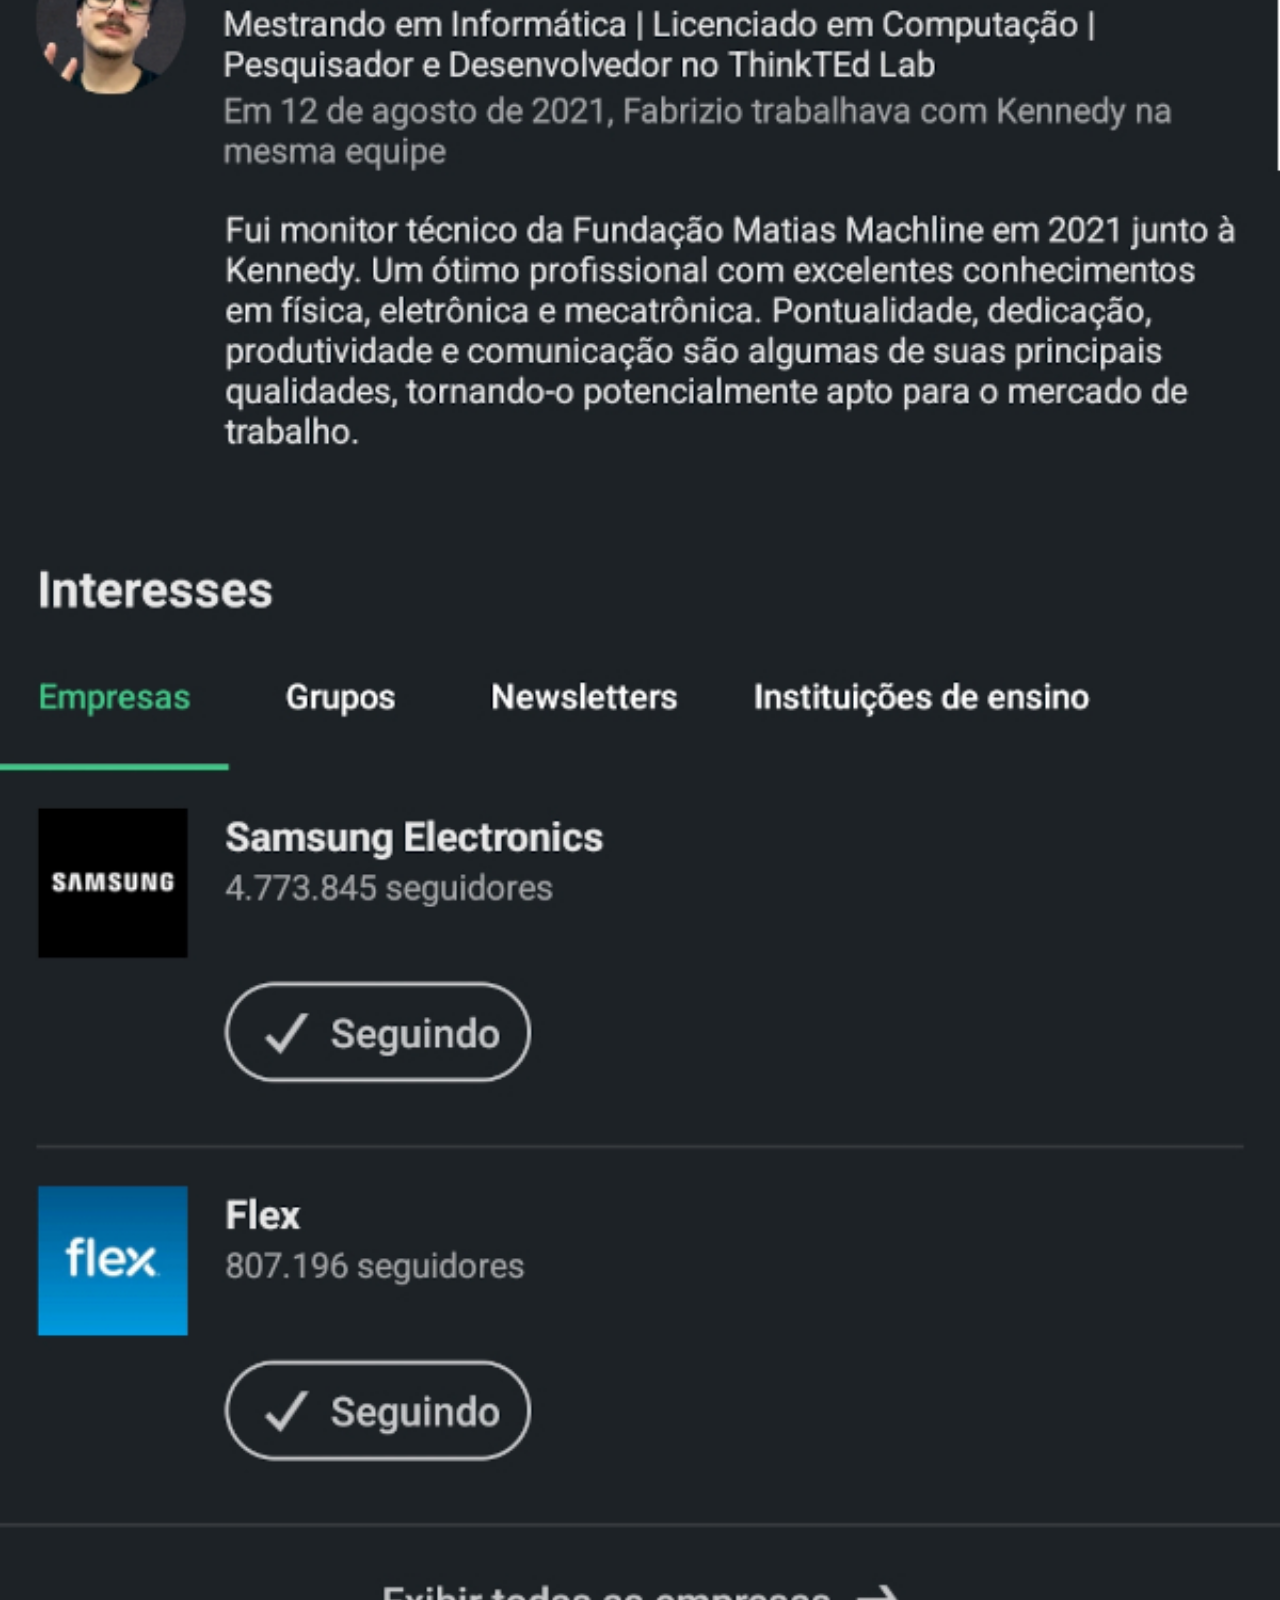
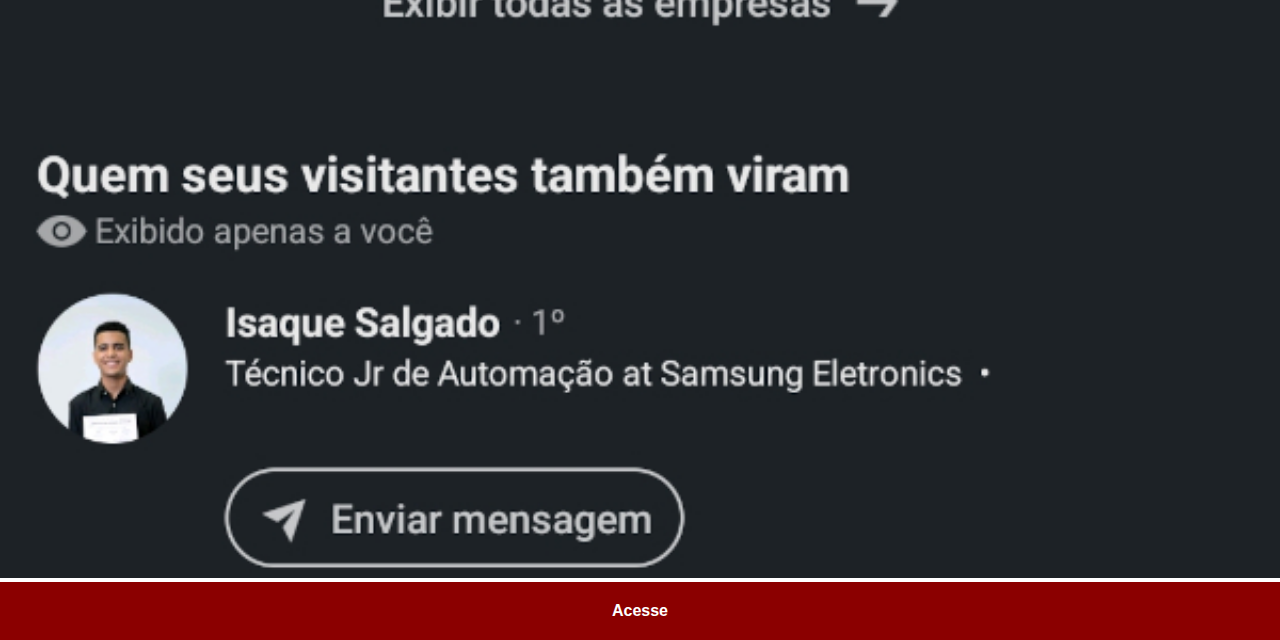
<file: linkedin.html>
<!DOCTYPE html>
<html lang="pt-br">
<head>
    <meta charset="UTF-8">
    <meta name="viewport" content="width=device-width, initial-scale=1.0">
    <title>Linkedin</title>
    <link rel="stylesheet" href="social.css">
    <style>
        
    </style>
</head>
<body>
    <img src="imagens/tela-linkedin.jpg" alt="site youtube">
    <a href="https://www.linkedin.com/in/kennedy-sim%C3%B5es-rodrigues-b41123196/" target="_blank" rel="nofollow">Acesse</a>
</body>
</html>
</file>
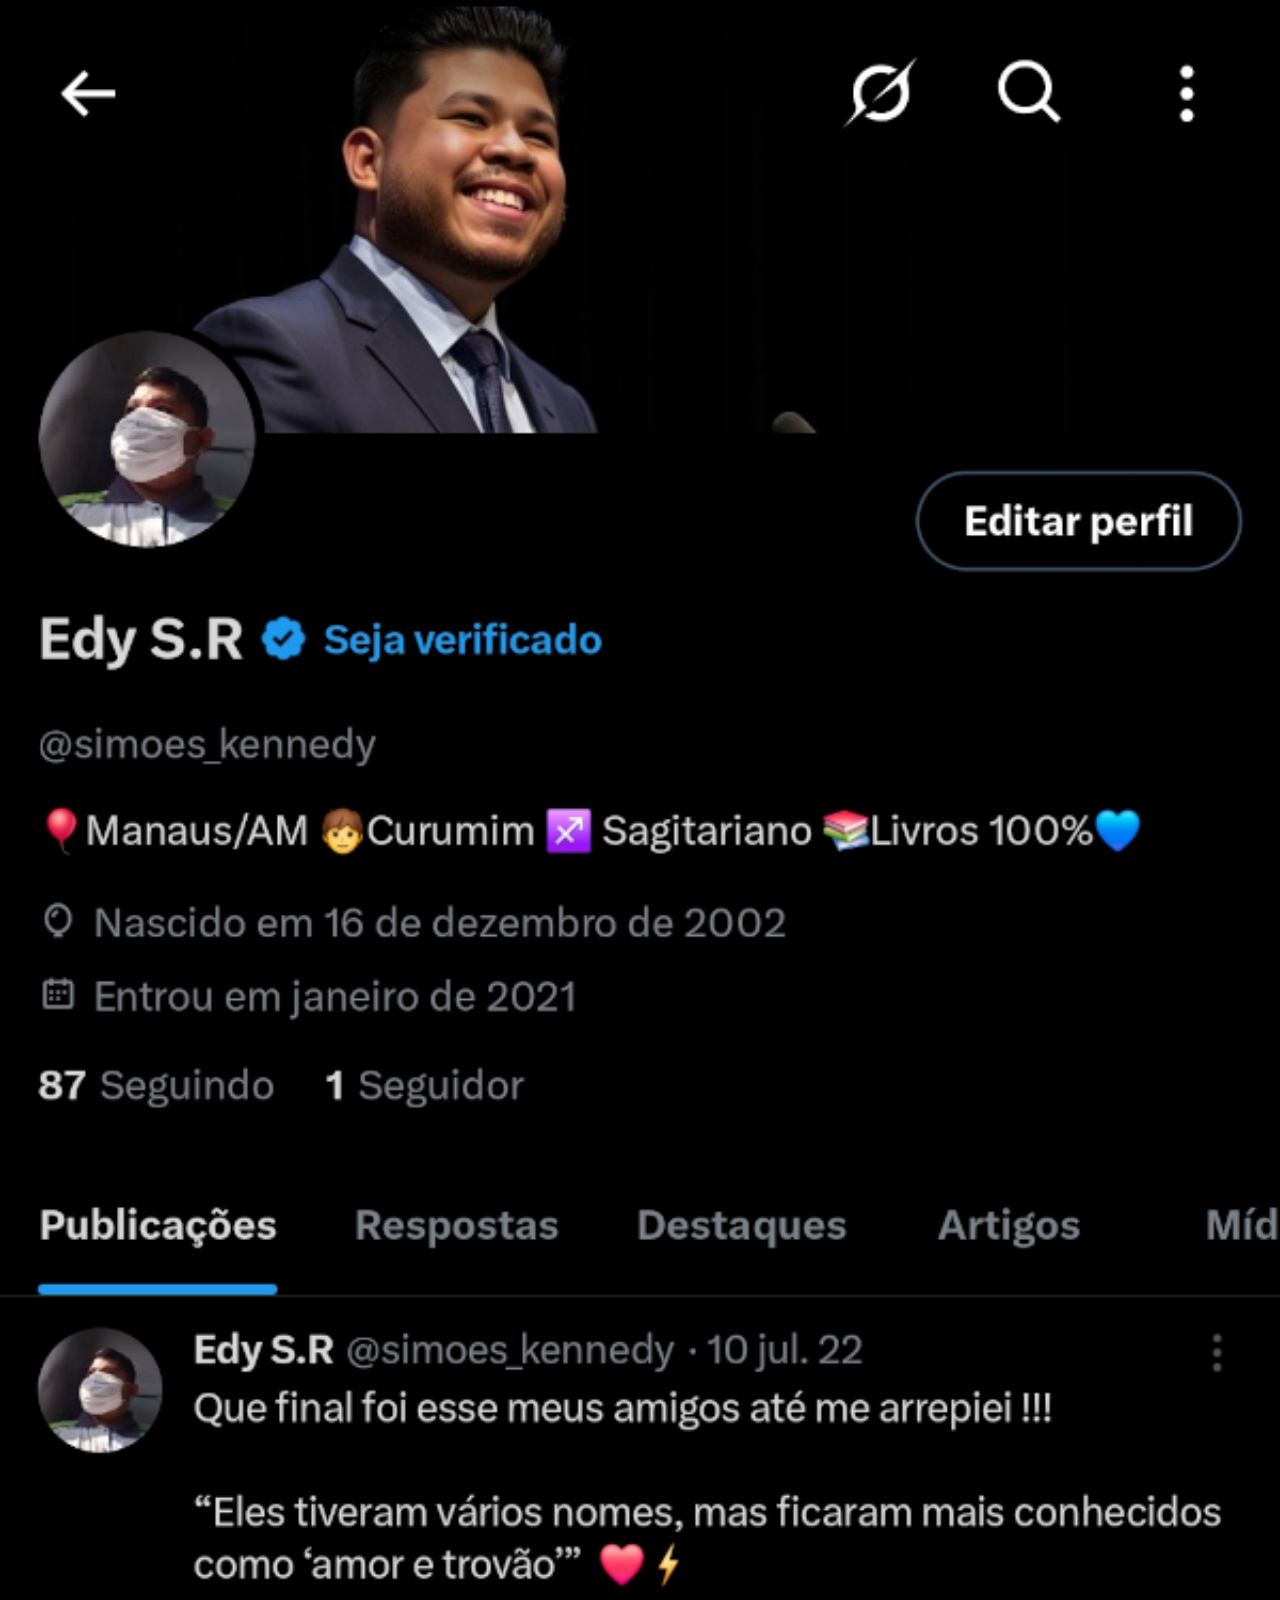
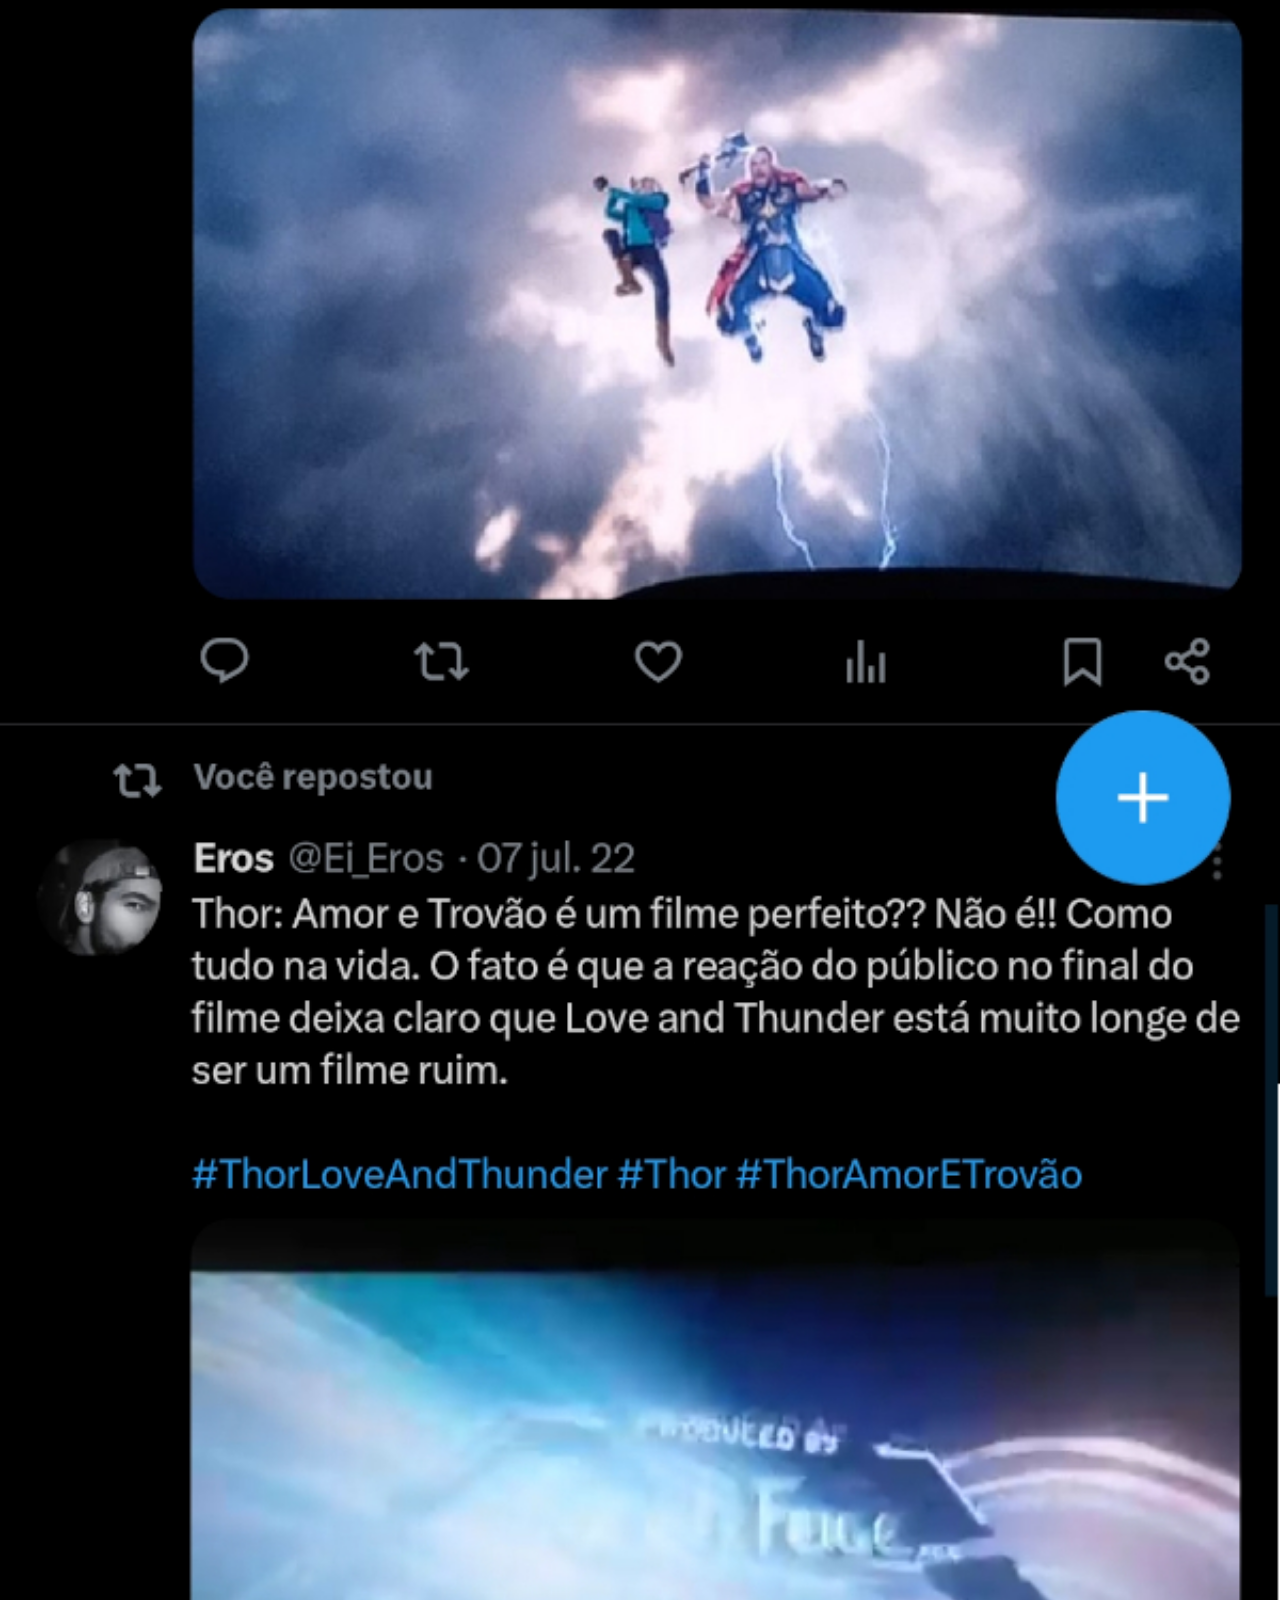
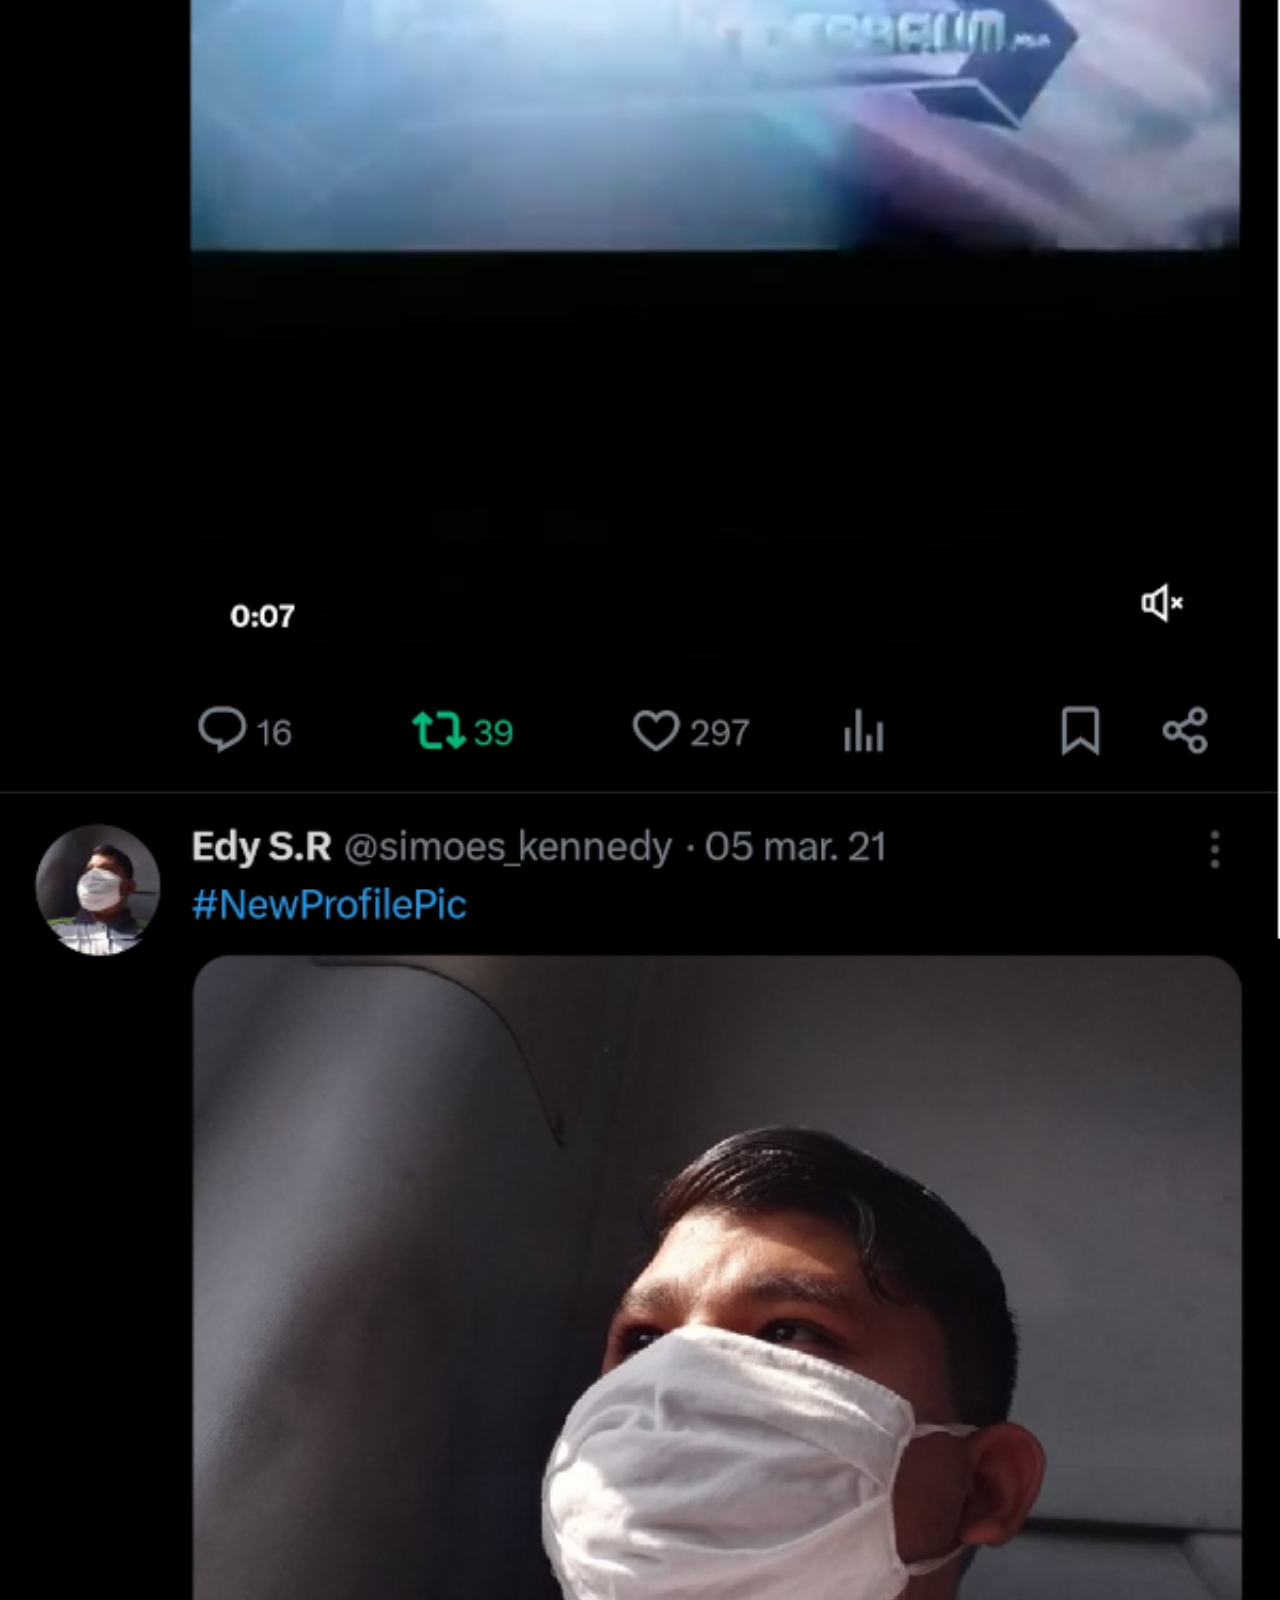
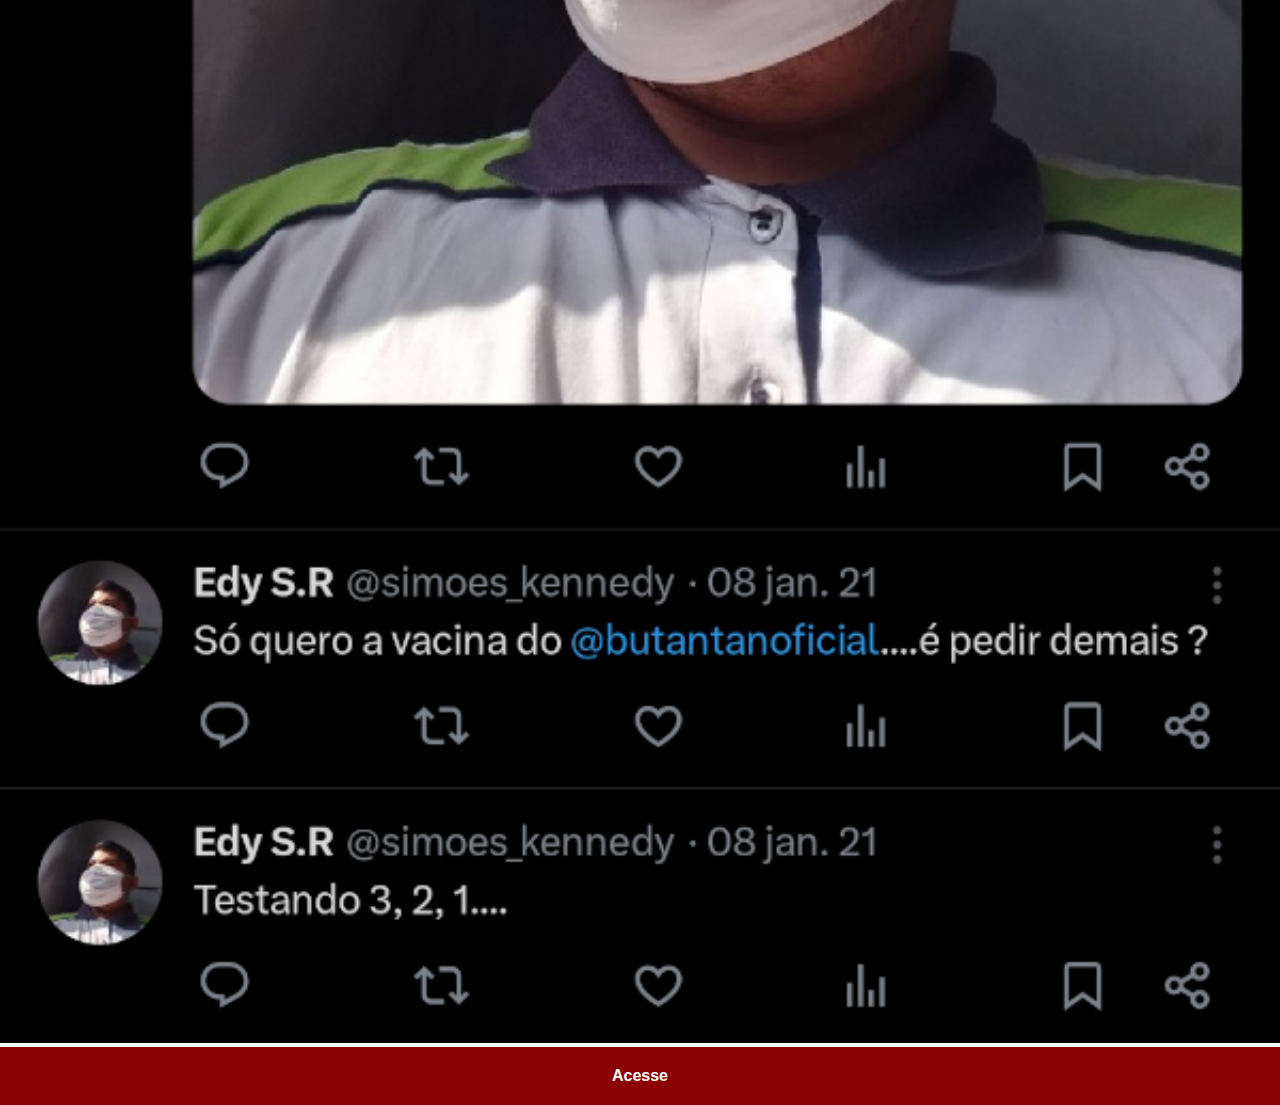
<file: twitter.html>
<!DOCTYPE html>
<html lang="pt-br">
<head>
    <meta charset="UTF-8">
    <meta name="viewport" content="width=device-width, initial-scale=1.0">
    <title>Twitter</title>
    <link rel="stylesheet" href="social.css">
</head>
<body>
    <img src="imagens/tela-twitter.jpg" alt="perfil twitter">
    <a href="https://x.com/simoes_kennedy" target="_blank">Acesse</a>
</body>
</html>
</file>
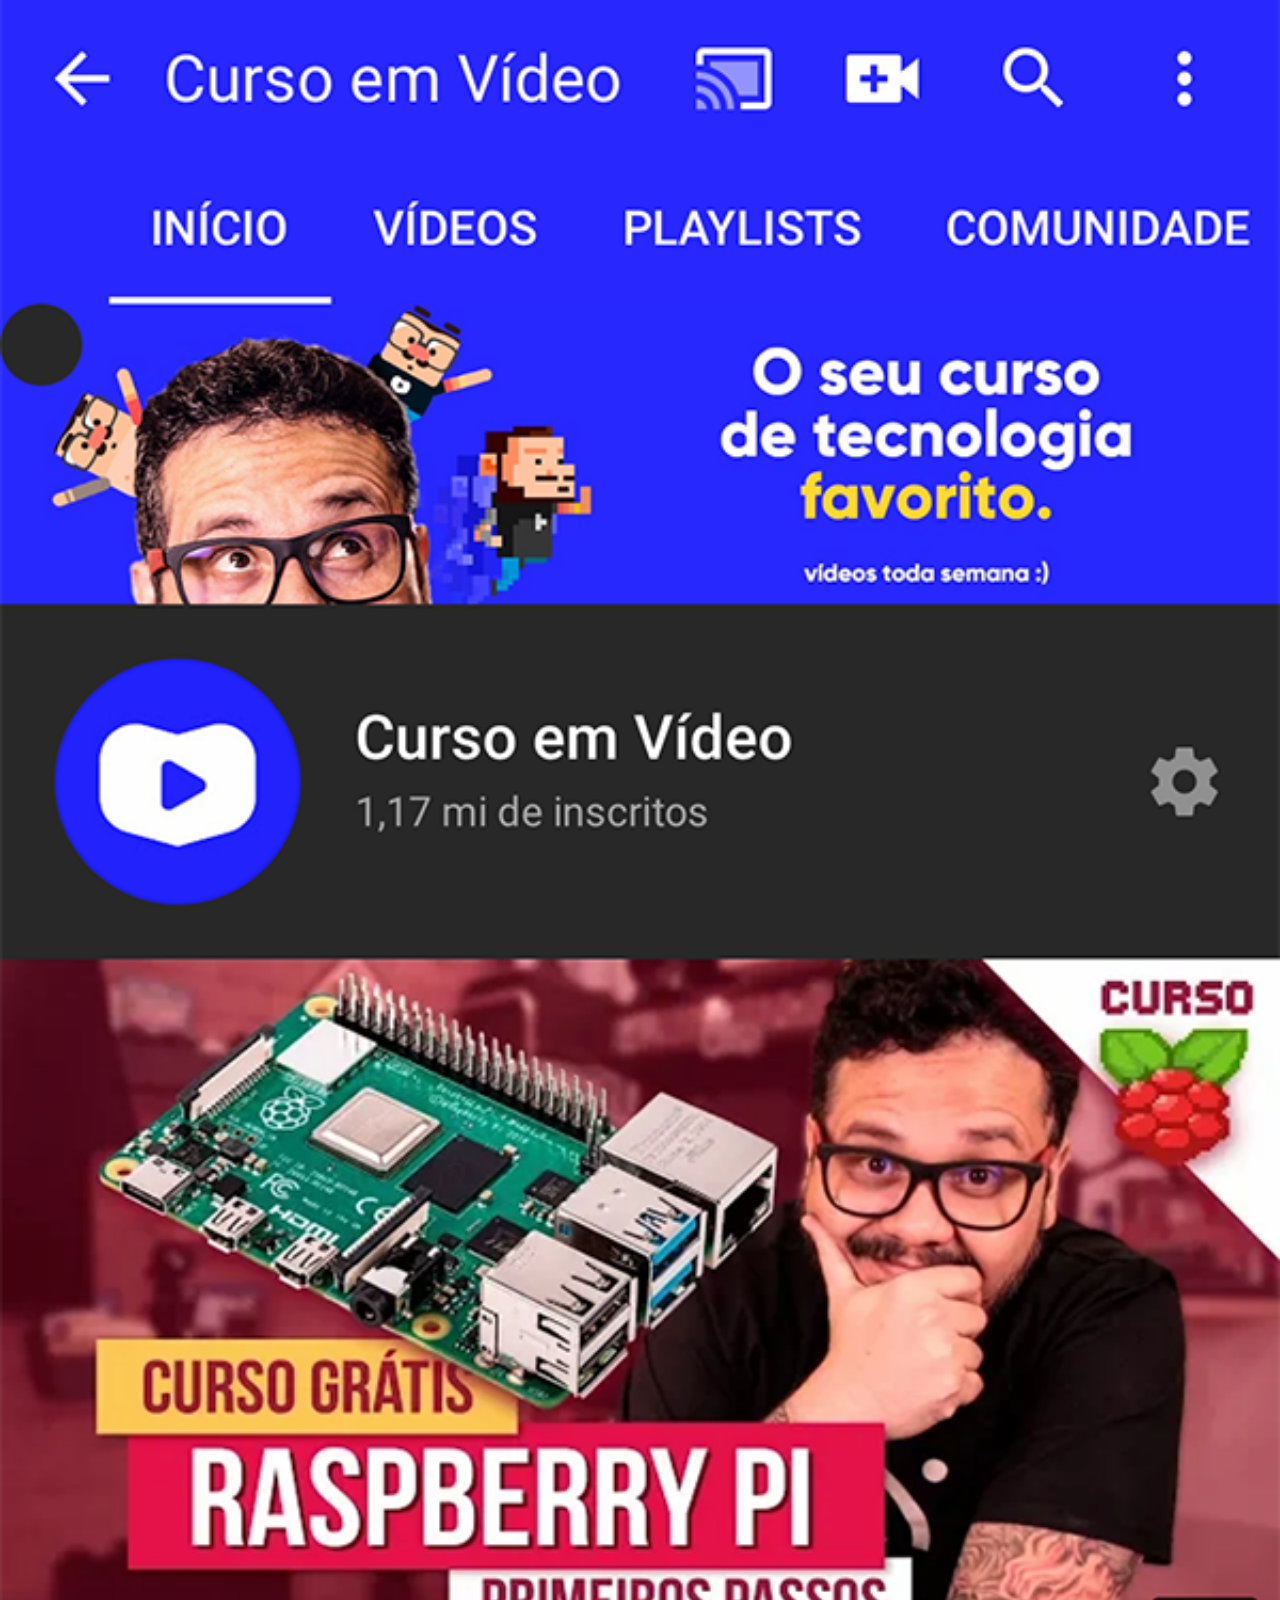
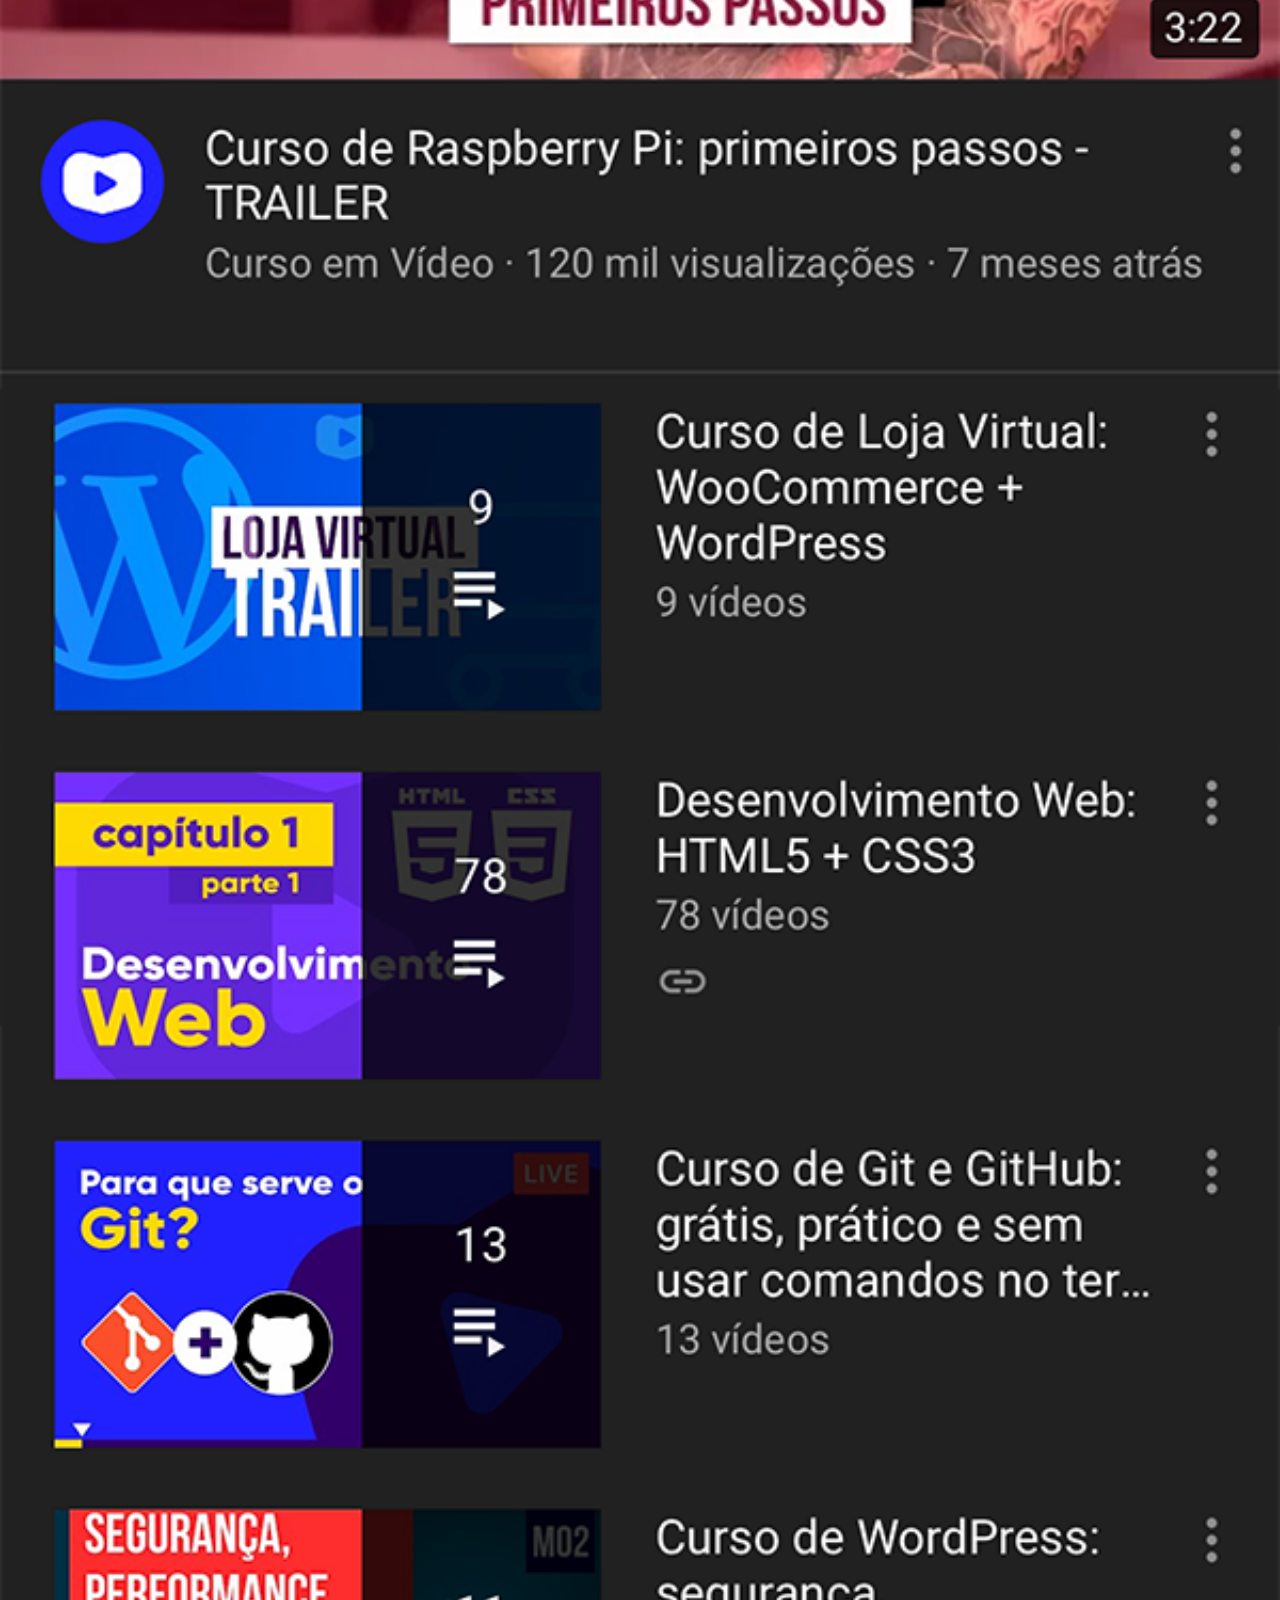
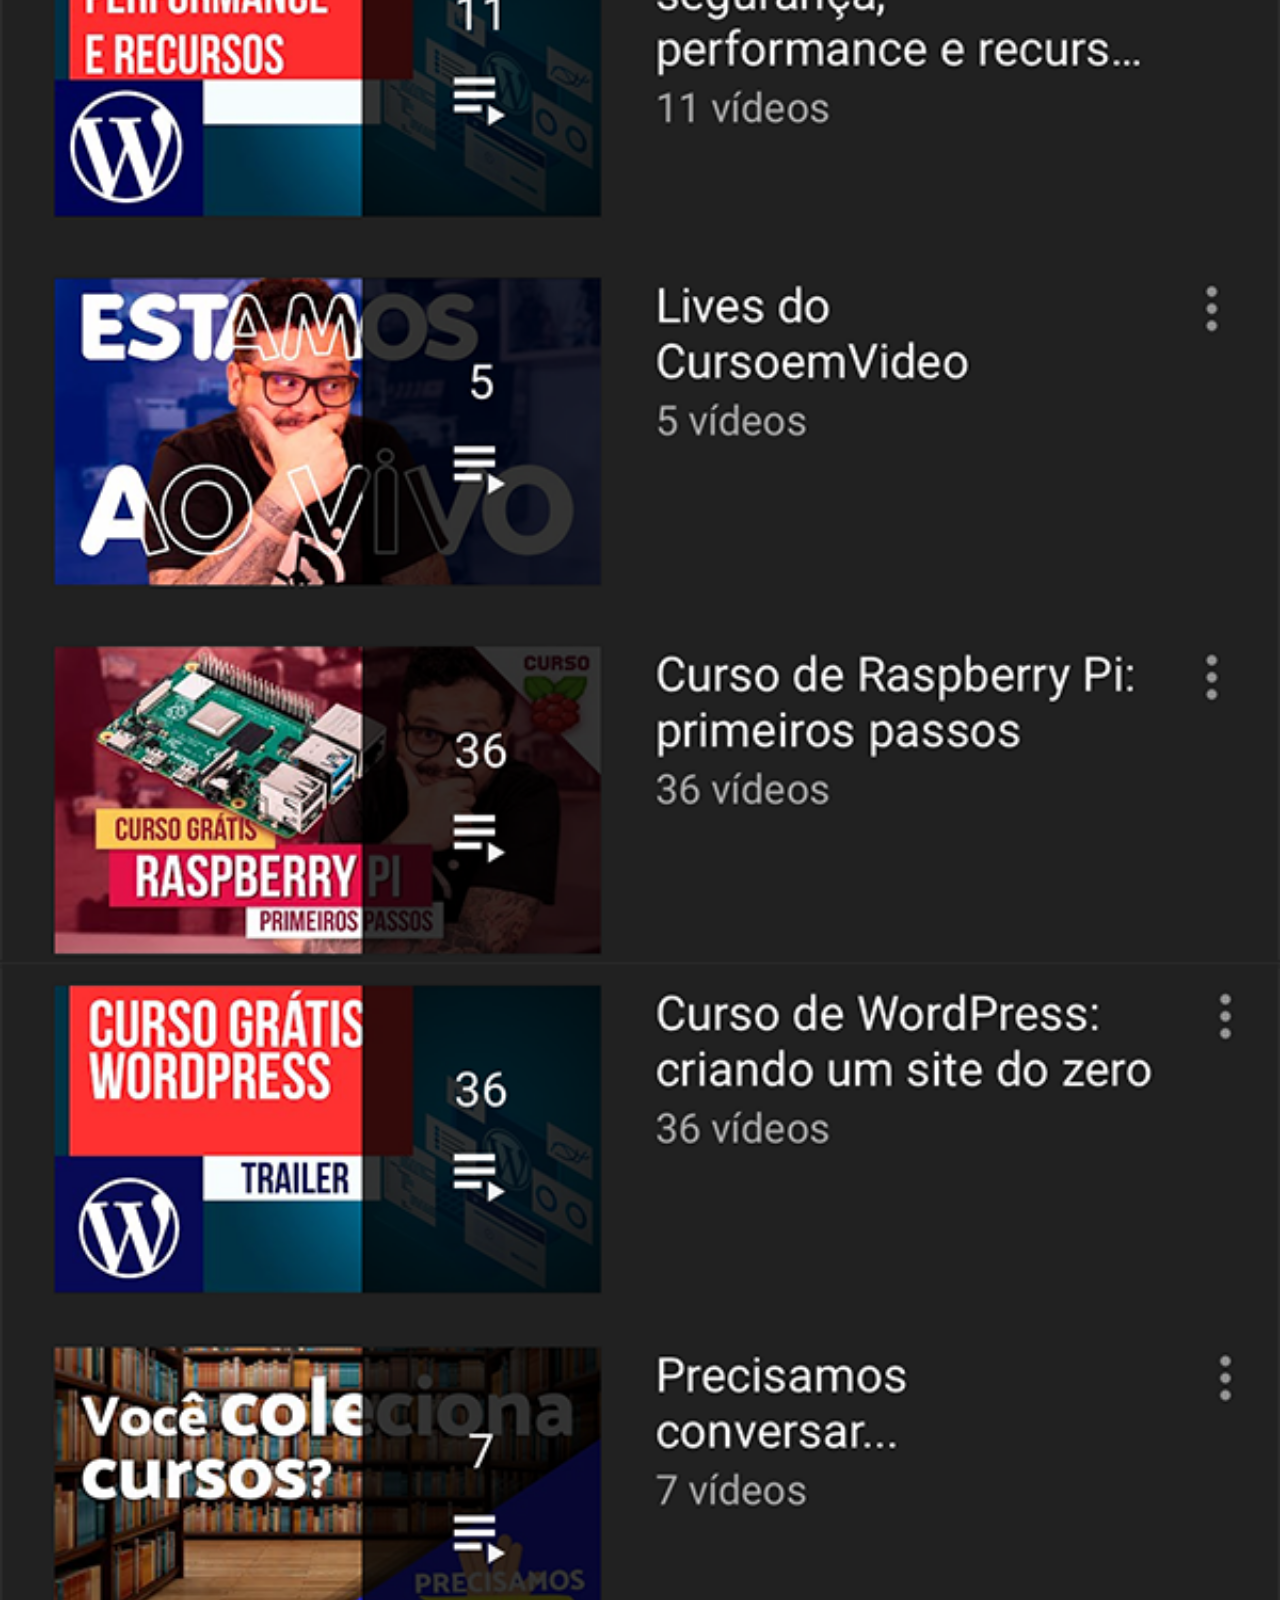
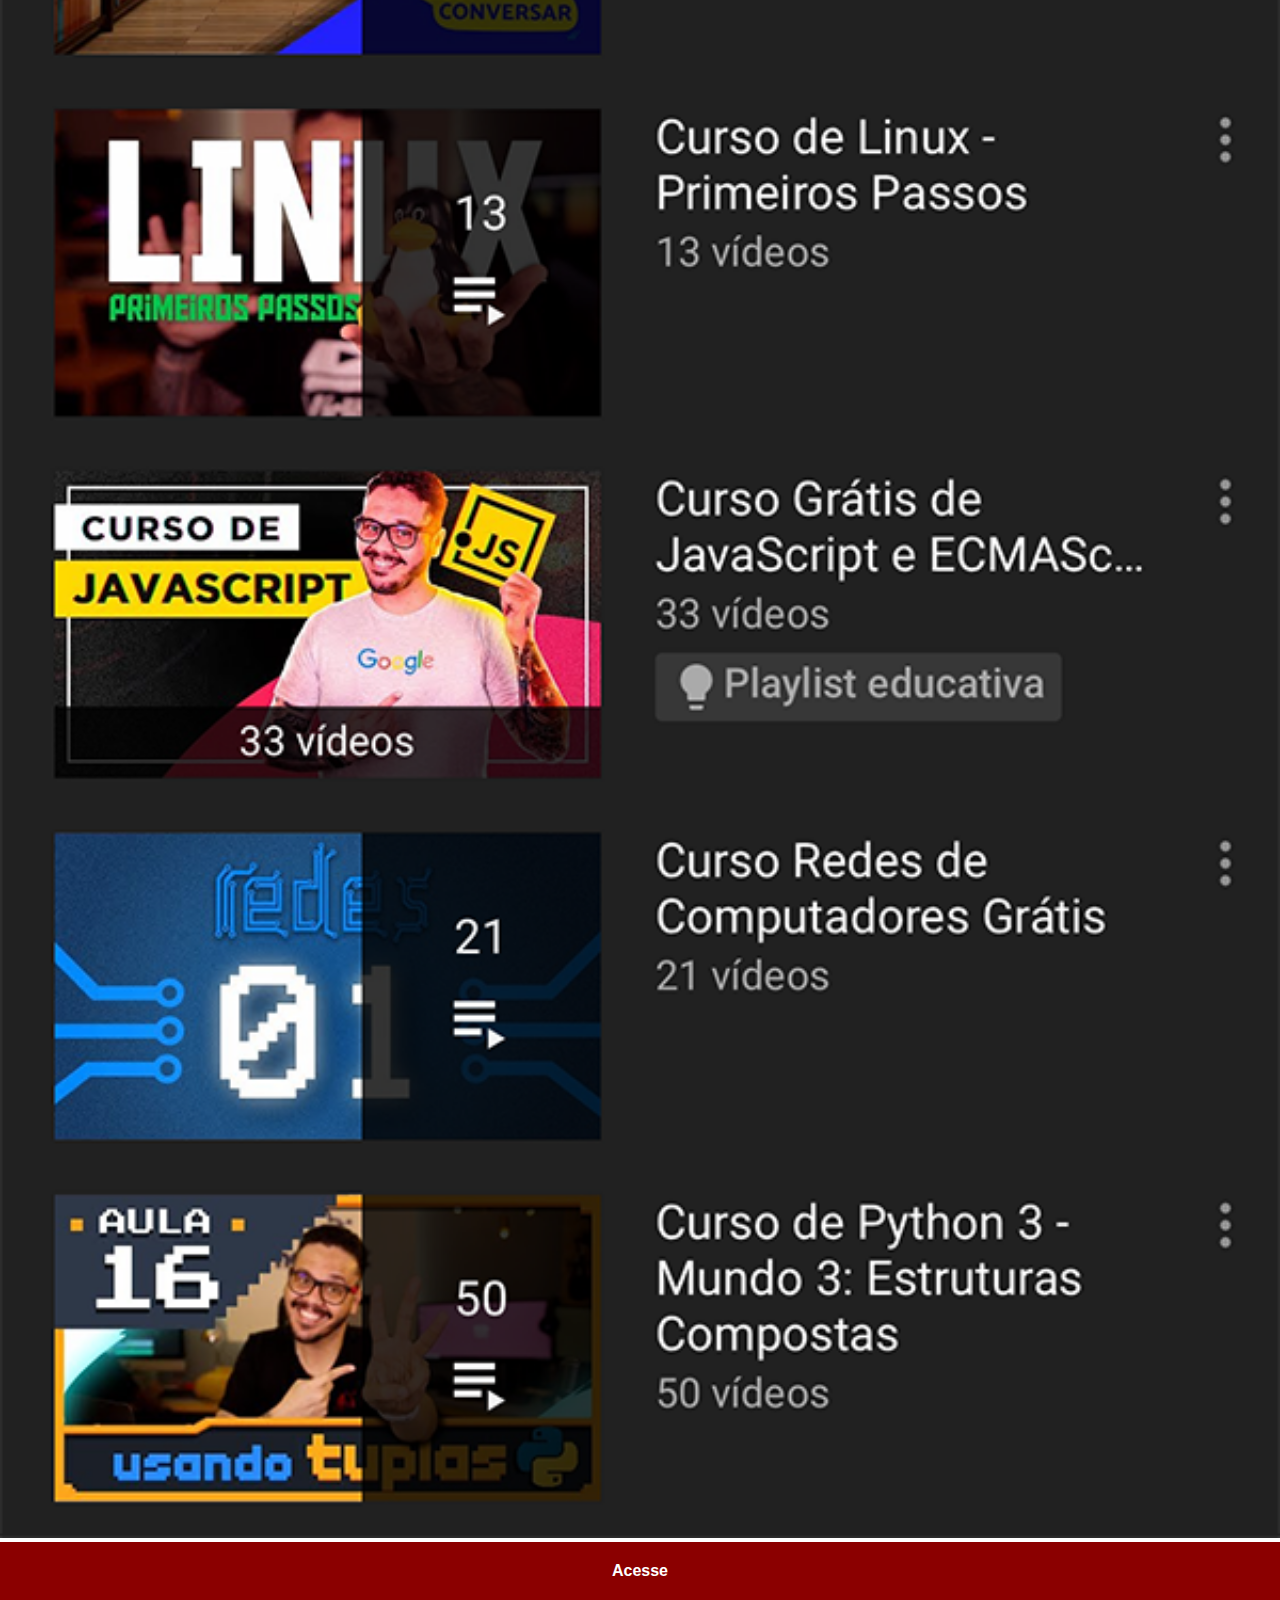
<file: youtube.html>
<!DOCTYPE html>
<html lang="pt-br">
<head>
    <meta charset="UTF-8">
    <meta name="viewport" content="width=device-width, initial-scale=1.0">
    <title>Youtube</title>
    <link rel="stylesheet" href="social.css">
    <style>
        
    </style>
</head>
<body>
    <img src="imagens/tela-youtube.png" alt="site youtube">
    <a href="https://www.youtube.com/c/CursoemV%C3%ADdeo" target="_blank" rel="nofollow">Acesse</a>
</body>
</html>
</file>
<file: estilos/style.css>
@charset "UTF-8";

*{
    margin: 0px;
    padding: 0px;
    font-family: Arial, Helvetica, sans-serif;
}

html, body{
    height: 100vh;
    width: 100vw;
    background-color: black;
}

body{
    background: url('../imagens/fundo-madeira.jpg');
    background-position: top center;
    background-repeat: no-repeat;
    background-size: cover;
}

main{
    position: relative;
    height: 100vh;
}

#telefone{
    position: absolute;
    left: 50%;
    top: 50%;
    background-color: skyblue;
    height: 627px;
    width: 311px;
    transform: translate(-50%, -50%);
    background: url('../imagens/frame-iphone.png');

}

#tela{
    position: absolute;
    left: 7.23%;
    top: 12.83%;
    width: 267px;
    height: 470.5px;
}

#circulos{
    text-align: right;
}

#circulos img{
    border-radius: 50%;
    height: 61px;
    margin: 10px;
    box-shadow:  1px 1px 8px black;
}

#circulos img:hover{
    border: 3.5px solid rgba(233, 233, 233, 0.644);
    box-sizing: border-box;
    transform: translate(-5px, -5px);
    transition: border 0.8s, transform 0.5s;
}
</file>
<file: social.css>
@charset "UTF-8";

*{
    padding: 0px;
    margin: 0px;
    font-family: Arial, Helvetica, sans-serif;
}

::-webkit-scrollbar{
    width: 0px;
    height: 0px;
}

img{
    width: 100vw;
}

a{ 
    text-decoration: none;
    color: white;
    background-color: darkred;
    display: block;
    text-align: center;
    padding: 20px;
    font-weight: bolder;

}

a:hover{
    background-color: red;
    text-decoration: underline;
}
</file>
